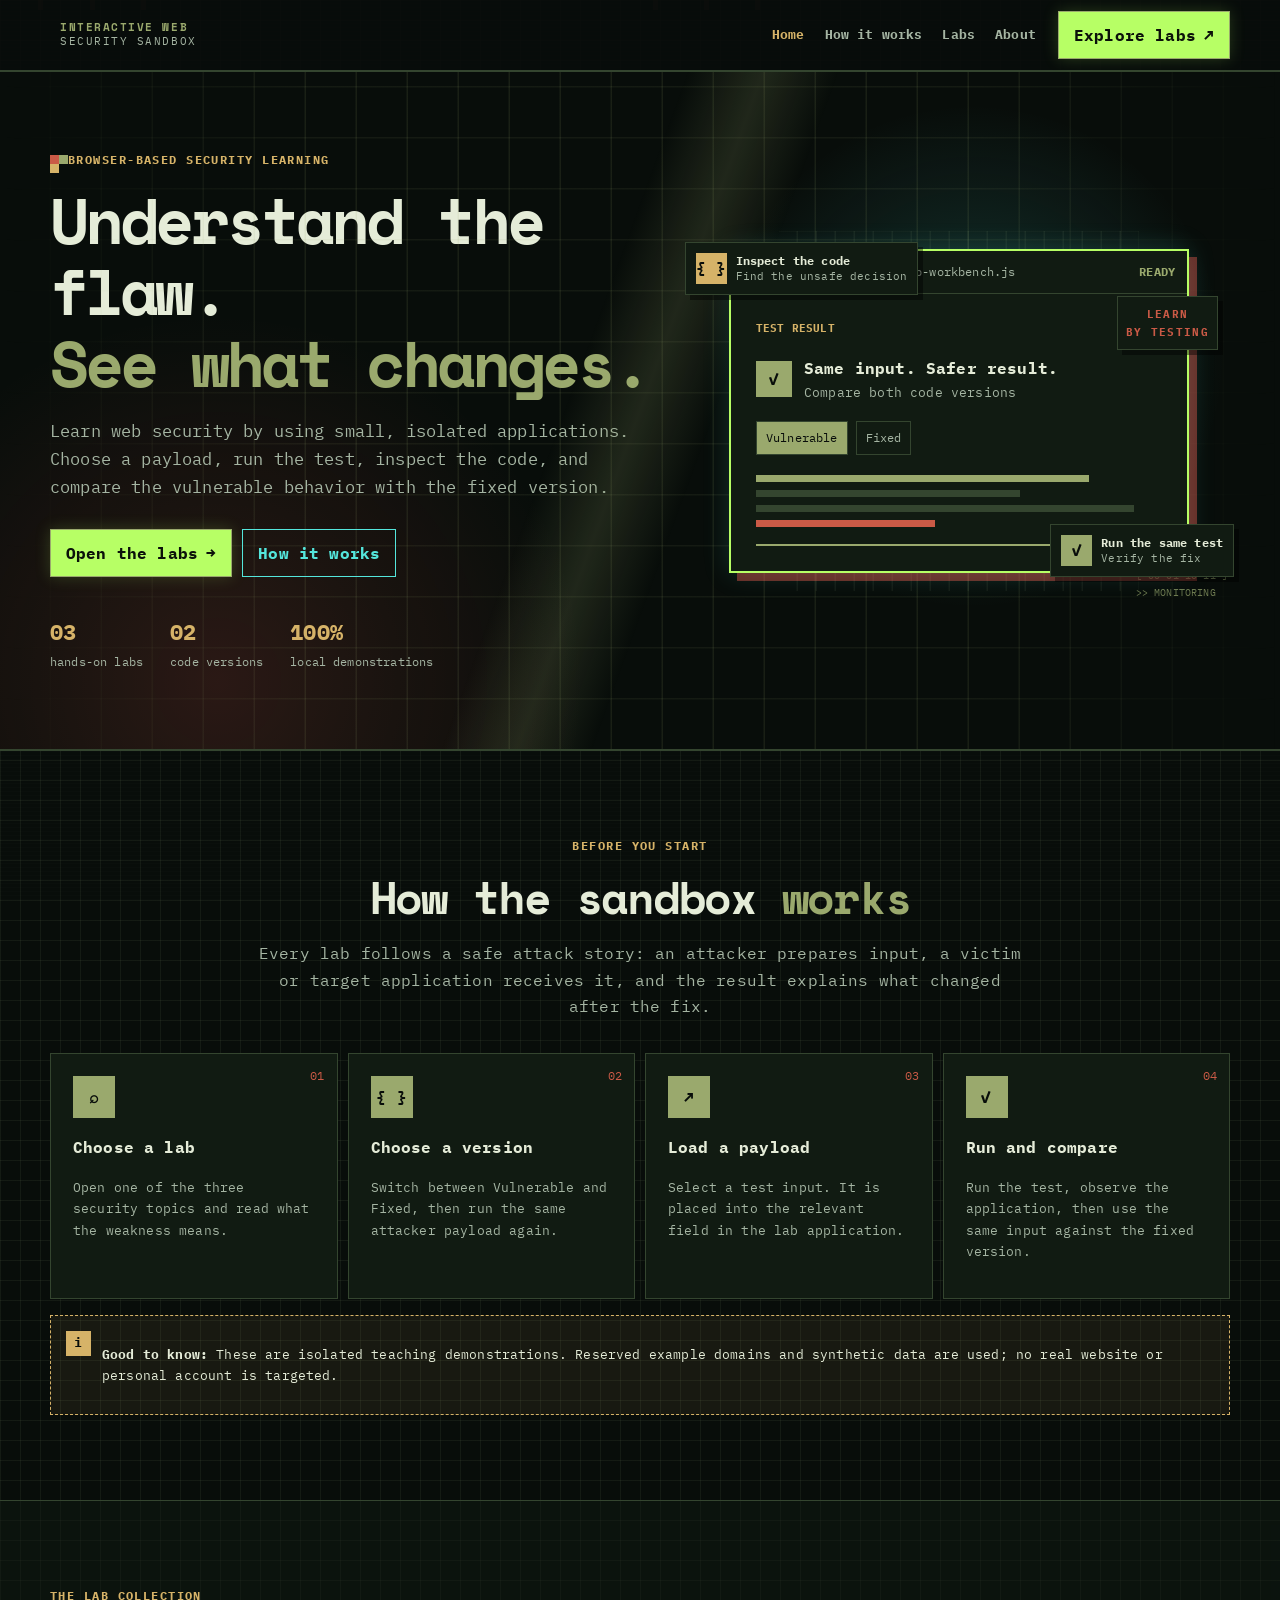
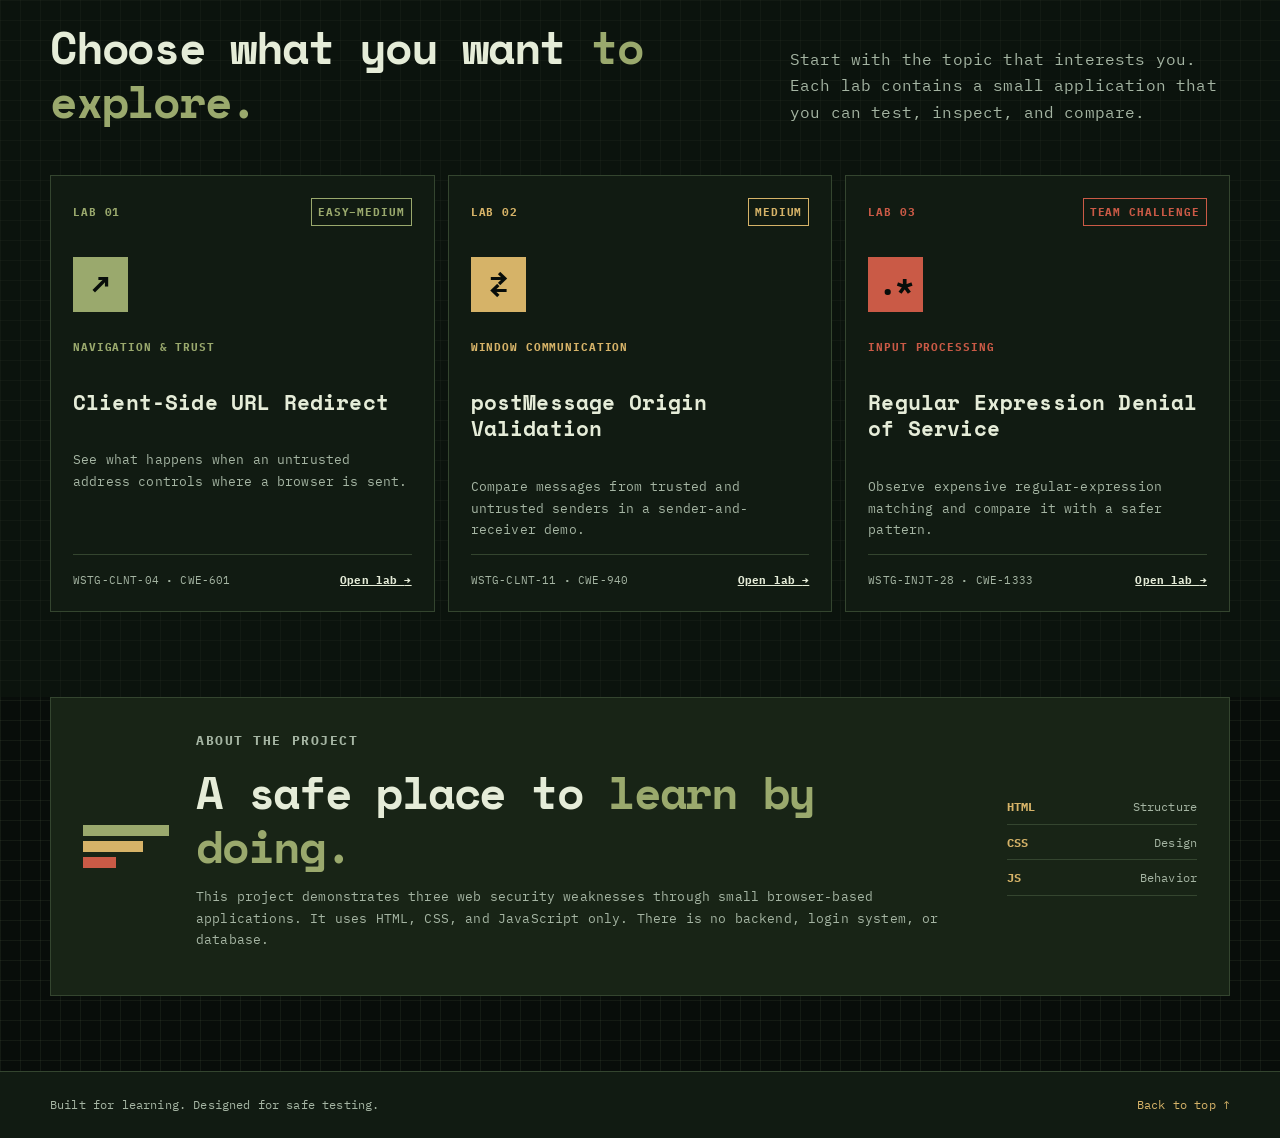
<file: index.html>
<!doctype html>
<html lang="en">
<head>
  <meta charset="utf-8">
  <meta name="viewport" content="width=device-width, initial-scale=1">
  <meta name="description" content="A hands-on web security sandbox with three interactive browser security labs.">
  <meta name="theme-color" content="#002623">
  <title>Interactive Web Security Sandbox</title>
  <link rel="icon" href="assets/icons/favicon.svg" type="image/svg+xml">
  <link rel="stylesheet" href="css/style.css">
  <script src="js/main.js" defer></script>
</head>
<body>
  <a class="skip-link" href="#main">Skip to content</a>
  <header class="site-header">
    <div class="container nav-wrap">
      <a class="brand" href="index.html">
        <span class="brand-mark" aria-hidden="true"><i></i><i></i><i></i></span>
        <span class="brand-copy"><strong>INTERACTIVE WEB</strong><span>SECURITY SANDBOX</span></span>
      </a>
      <button class="menu-toggle" type="button" aria-label="Open navigation" aria-expanded="false" aria-controls="main-navigation">
        <span></span><span></span><span></span>
      </button>
      <nav class="main-nav" id="main-navigation" aria-label="Main navigation">
        <a class="active" href="index.html">Home</a>
        <a href="#how-it-works">How it works</a>
        <a href="#labs">Labs</a>
        <a href="#about">About</a>
      </nav>
      <a class="button button-small button-primary nav-action" href="#labs">Explore labs <span aria-hidden="true">↗</span></a>
    </div>
  </header>

  <main id="main">
    <section class="home-hero">
      <div class="container hero-layout">
        <div class="hero-copy">
          <p class="eyebrow"><span class="eyebrow-mark"></span> BROWSER-BASED SECURITY LEARNING</p>
          <h1>Understand the flaw.<br><span>See what changes.</span></h1>
          <p class="hero-lede">Learn web security by using small, isolated applications. Choose a payload, run the test, inspect the code, and compare the vulnerable behavior with the fixed version.</p>
          <div class="hero-actions">
            <a class="button button-primary" href="#labs">Open the labs <span aria-hidden="true">→</span></a>
            <a class="button button-secondary" href="#how-it-works">How it works</a>
          </div>
          <div class="hero-highlights" aria-label="Project details">
            <div><strong>03</strong><span>hands-on labs</span></div>
            <div><strong>02</strong><span>code versions</span></div>
            <div><strong>100%</strong><span>local demonstrations</span></div>
          </div>
        </div>

        <div class="hero-art" aria-label="Illustration of a security testing workspace">
          <div class="hero-art-glow"></div>
          <div class="preview-window">
            <div class="preview-window-bar">
              <div class="window-controls"><i></i><i></i><i></i></div>
              <span>lab-workbench.js</span>
              <span class="window-state"><i></i> READY</span>
            </div>
            <div class="preview-window-body">
              <div class="preview-label">TEST RESULT</div>
              <div class="preview-result-row"><span class="preview-result-icon">✓</span><div><strong>Same input. Safer result.</strong><span>Compare both code versions</span></div></div>
              <div class="preview-mode-row"><span class="preview-mode active">Vulnerable</span><span class="preview-mode">Fixed</span></div>
              <div class="preview-lines"><span></span><span></span><span></span><span></span></div>
            </div>
          </div>
          <div class="hero-note hero-note-top"><span class="note-symbol">{ }</span><span><strong>Inspect the code</strong><small>Find the unsafe decision</small></span></div>
          <div class="hero-note hero-note-bottom"><span class="note-symbol note-check">✓</span><span><strong>Run the same test</strong><small>Verify the fix</small></span></div>
          <div class="hero-orbit-label">LEARN<br>BY TESTING</div>
        </div>
      </div>
    </section>

    <section class="section how-section" id="how-it-works">
      <div class="container">
        <div class="section-heading section-heading-centered">
          <p class="eyebrow">BEFORE YOU START</p>
          <h2>How the sandbox <span>works</span></h2>
          <p>Every lab follows a safe attack story: an attacker prepares input, a victim or target application receives it, and the result explains what changed after the fix.</p>
        </div>
        <div class="how-grid">
          <article class="how-card">
            <span class="how-number">01</span>
            <span class="how-icon" aria-hidden="true">⌕</span>
            <h3>Choose a lab</h3>
            <p>Open one of the three security topics and read what the weakness means.</p>
          </article>
          <article class="how-card">
            <span class="how-number">02</span>
            <span class="how-icon" aria-hidden="true">{ }</span>
            <h3>Choose a version</h3>
            <p>Switch between Vulnerable and Fixed, then run the same attacker payload again.</p>
          </article>
          <article class="how-card">
            <span class="how-number">03</span>
            <span class="how-icon" aria-hidden="true">↗</span>
            <h3>Load a payload</h3>
            <p>Select a test input. It is placed into the relevant field in the lab application.</p>
          </article>
          <article class="how-card">
            <span class="how-number">04</span>
            <span class="how-icon" aria-hidden="true">✓</span>
            <h3>Run and compare</h3>
            <p>Run the test, observe the application, then use the same input against the fixed version.</p>
          </article>
        </div>
        <div class="how-tip"><span class="tip-icon">i</span><p><strong>Good to know:</strong> These are isolated teaching demonstrations. Reserved example domains and synthetic data are used; no real website or personal account is targeted.</p></div>
      </div>
    </section>

    <section class="section labs-section" id="labs">
      <div class="container">
        <div class="section-heading labs-heading">
          <div><p class="eyebrow">THE LAB COLLECTION</p><h2>Choose what you want <span>to explore.</span></h2></div>
          <p>Start with the topic that interests you. Each lab contains a small application that you can test, inspect, and compare.</p>
        </div>
        <div class="lab-grid">
          <article class="lab-card lab-card-redirect">
            <div class="lab-card-top"><span class="lab-index">LAB 01</span><span class="level level-easy">EASY–MEDIUM</span></div>
            <div class="lab-card-icon" aria-hidden="true">↗</div>
            <p class="lab-category">NAVIGATION &amp; TRUST</p>
            <h3>Client-Side URL Redirect</h3>
            <p class="lab-card-description">See what happens when an untrusted address controls where a browser is sent.</p>
            <div class="lab-card-bottom"><span>WSTG-CLNT-04 <b>·</b> CWE-601</span><a href="labs/lab1.html">Open lab <span aria-hidden="true">→</span></a></div>
          </article>
          <article class="lab-card lab-card-message">
            <div class="lab-card-top"><span class="lab-index">LAB 02</span><span class="level level-medium">MEDIUM</span></div>
            <div class="lab-card-icon" aria-hidden="true">⇄</div>
            <p class="lab-category">WINDOW COMMUNICATION</p>
            <h3>postMessage Origin Validation</h3>
            <p class="lab-card-description">Compare messages from trusted and untrusted senders in a sender-and-receiver demo.</p>
            <div class="lab-card-bottom"><span>WSTG-CLNT-11 <b>·</b> CWE-940</span><a href="labs/lab2.html">Open lab <span aria-hidden="true">→</span></a></div>
          </article>
          <article class="lab-card lab-card-regex">
            <div class="lab-card-top"><span class="lab-index">LAB 03</span><span class="level level-challenge">TEAM CHALLENGE</span></div>
            <div class="lab-card-icon regex-icon" aria-hidden="true">.*</div>
            <p class="lab-category">INPUT PROCESSING</p>
            <h3>Regular Expression Denial of Service</h3>
            <p class="lab-card-description">Observe expensive regular-expression matching and compare it with a safer pattern.</p>
            <div class="lab-card-bottom"><span>WSTG-INJT-28 <b>·</b> CWE-1333</span><a href="labs/lab3.html">Open lab <span aria-hidden="true">→</span></a></div>
          </article>
        </div>
      </div>
    </section>

    <section class="about-section" id="about">
      <div class="container about-panel">
        <div class="about-emblem" aria-hidden="true"><span></span><span></span><span></span></div>
        <div class="about-text"><p class="eyebrow">ABOUT THE PROJECT</p><h2>A safe place to <span>learn by doing.</span></h2><p>This project demonstrates three web security weaknesses through small browser-based applications. It uses HTML, CSS, and JavaScript only. There is no backend, login system, or database.</p></div>
        <div class="about-stack"><div><strong>HTML</strong><span>Structure</span></div><div><strong>CSS</strong><span>Design</span></div><div><strong>JS</strong><span>Behavior</span></div></div>
      </div>
    </section>
  </main>

  <footer class="site-footer">
    <div class="container footer-inner"><a class="brand footer-brand" href="index.html"><span class="brand-mark" aria-hidden="true"><i></i><i></i><i></i></span><span class="brand-copy"><strong>INTERACTIVE WEB</strong><span>SECURITY SANDBOX</span></span></a><p>Built for learning. Designed for safe testing.</p><a class="back-top" href="#main">Back to top ↑</a></div>
  </footer>
</body>
</html>
</file>
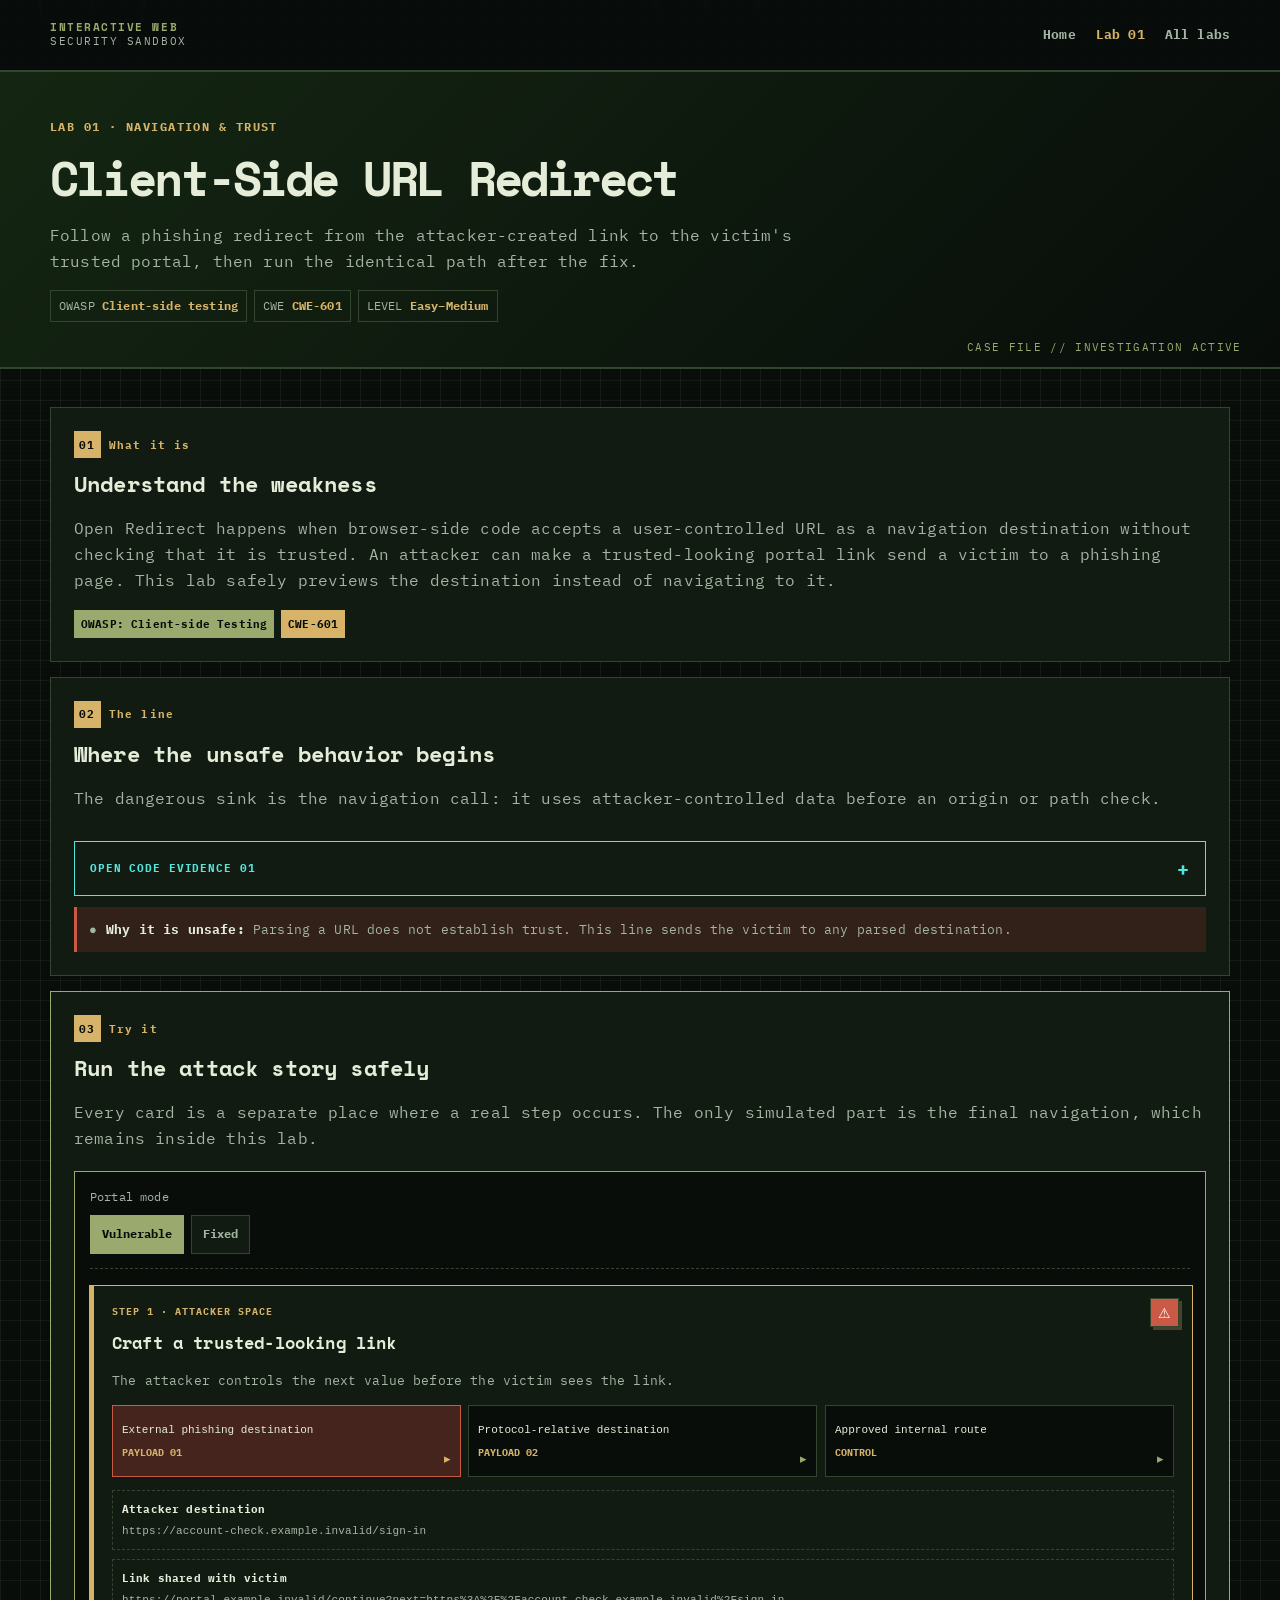
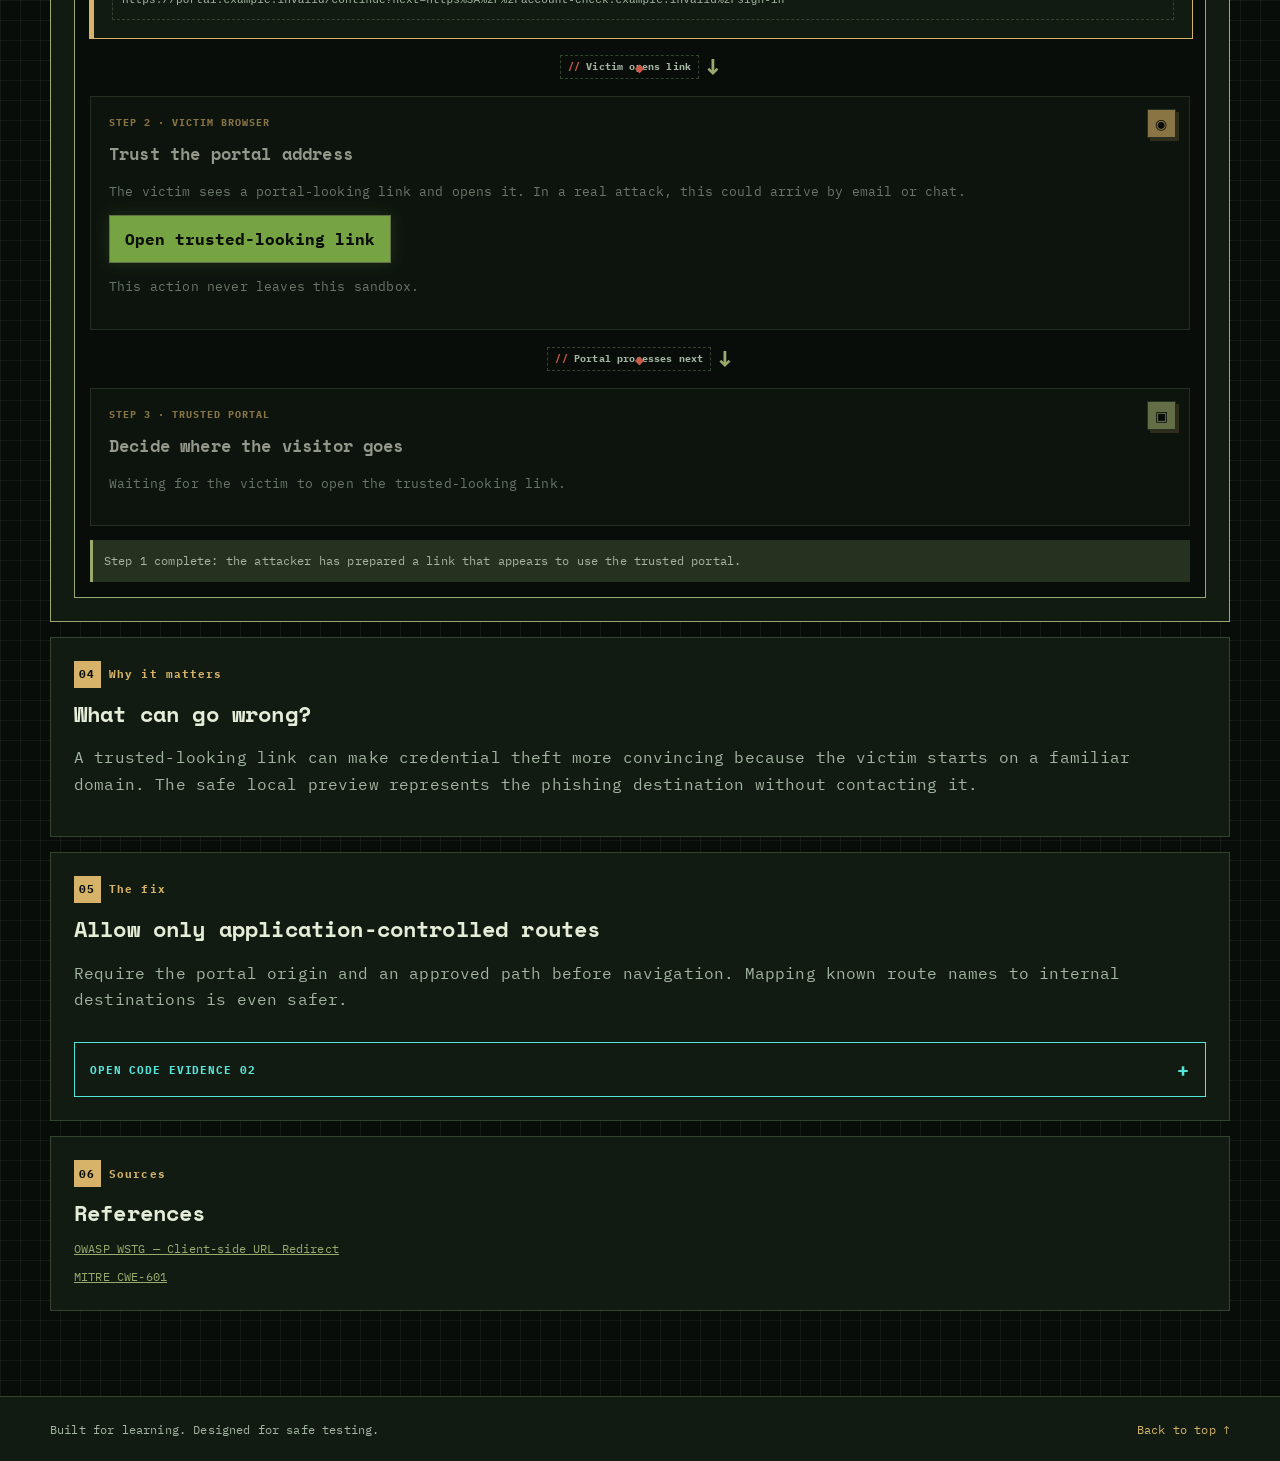
<file: labs/lab1.html>
<!doctype html>
<html lang="en">
<head>
  <meta charset="utf-8"><meta name="viewport" content="width=device-width, initial-scale=1">
  <meta name="description" content="A safe, step-by-step client-side URL redirect simulation.">
  <title>Client-Side URL Redirect | Interactive Web Security Sandbox</title>
  <link rel="icon" href="../assets/icons/favicon.svg" type="image/svg+xml"><link rel="stylesheet" href="../css/style.css">
  <script src="../js/modules/lab-workbench.js" defer></script><script src="../js/lab1.js" defer></script><script src="../js/main.js" defer></script>
</head>
<body class="lab-body"><a class="skip-link" href="#main">Skip to content</a>
<header class="site-header"><div class="container nav-wrap"><a class="brand" href="../index.html"><span class="brand-copy"><strong>INTERACTIVE WEB</strong><span>SECURITY SANDBOX</span></span></a><button class="menu-toggle" type="button" aria-label="Open navigation" aria-expanded="false" aria-controls="main-navigation"><span></span><span></span><span></span></button><nav class="main-nav" id="main-navigation" aria-label="Main navigation"><a href="../index.html">Home</a><a class="active" href="#main">Lab 01</a><a href="../index.html#labs">All labs</a></nav></div></header>
<main id="main">
  <section class="lab-hero"><div class="container"><p class="eyebrow">LAB 01 · NAVIGATION &amp; TRUST</p><h1>Client-Side URL Redirect</h1><p class="lab-hero-lede">Follow a phishing redirect from the attacker-created link to the victim's trusted portal, then run the identical path after the fix.</p><div class="lab-meta-strip"><span class="meta-pill">OWASP <b>Client-side testing</b></span><span class="meta-pill">CWE <b>CWE-601</b></span><span class="meta-pill">LEVEL <b>Easy–Medium</b></span></div></div></section>
  <section class="lab-content"><div class="container lab-layout"><div class="lab-main">
    <article class="content-card"><div class="section-label"><span>01</span> What it is</div><h2>Understand the weakness</h2><p>Open Redirect happens when browser-side code accepts a user-controlled URL as a navigation destination without checking that it is trusted. An attacker can make a trusted-looking portal link send a victim to a phishing page. This lab safely previews the destination instead of navigating to it.</p><div class="tag-row"><span class="tag">OWASP: Client-side Testing</span><span class="tag gold">CWE-601</span></div></article>
    <article class="content-card"><div class="section-label"><span>02</span> The line</div><h2>Where the unsafe behavior begins</h2><p>The dangerous sink is the navigation call: it uses attacker-controlled data before an origin or path check.</p><div class="code-panel"><div class="code-panel-head"><span>redirect-vulnerable.js</span><b>VULNERABLE CODE</b></div><pre class="code-lines"><code><span class="code-line"><span class="ln">01</span>function getDestination(value) {</span><span class="code-line"><span class="ln">02</span>  try {</span><span class="code-line"><span class="ln">03</span>    const target = new URL(value, location.origin);</span><span class="code-line"><span class="ln">04</span>    return target;</span><span class="code-line"><span class="ln">05</span>  } catch {</span><span class="code-line"><span class="ln">06</span>    return null;</span><span class="code-line"><span class="ln">07</span>  }</span><span class="code-line"><span class="ln">08</span>}</span><span class="code-line"><span class="ln">09</span>const userInput = new URLSearchParams(location.search).get("next");</span><span class="code-line"><span class="ln">10</span>const destination = getDestination(userInput);</span><span class="code-line vulnerable-line"><span class="ln">11</span>if (destination) location.assign(destination.href);</span></code></pre></div><div class="code-note"><span>●</span><div><b>Why it is unsafe:</b> Parsing a URL does not establish trust. This line sends the victim to any parsed destination.</div></div></article>
    <article class="content-card demo-card"><div class="section-label"><span>03</span> Try it</div><div class="demo-heading"><h2>Run the attack story safely</h2><p>Every card is a separate place where a real step occurs. The only simulated part is the final navigation, which remains inside this lab.</p></div>
      <div class="workbench" id="workbench" data-mode="vulnerable"><div class="workbench-toolbar"><div class="toolbar-group"><span class="toolbar-label">Portal mode</span><div class="segmented-control" role="group" aria-label="Portal mode"><button type="button" data-mode="vulnerable" aria-pressed="true">Vulnerable</button><button type="button" data-mode="fixed" aria-pressed="false">Fixed</button></div></div></div>
      <div class="scenario-flow">
        <section class="actor-card attacker-card"><div class="actor-kicker">STEP 1 · ATTACKER SPACE</div><h3>Craft a trusted-looking link</h3><p>The attacker controls the <code>next</code> value before the victim sees the link.</p><div class="payload-list"><button class="payload-button" type="button" data-payload="external"><code>External phishing destination</code><span>PAYLOAD 01</span></button><button class="payload-button" type="button" data-payload="protocol"><code>Protocol-relative destination</code><span>PAYLOAD 02</span></button><button class="payload-button" type="button" data-payload="internal"><code>Approved internal route</code><span>CONTROL</span></button></div><div class="data-chip"><b>Attacker destination</b><code id="campaign-destination"></code></div><div class="data-chip"><b>Link shared with victim</b><code id="crafted-link"></code></div></section>
        <div class="flow-arrow" aria-hidden="true"><span>Victim opens link</span>↓</div>
        <section class="actor-card victim-card"><div class="actor-kicker">STEP 2 · VICTIM BROWSER</div><h3>Trust the portal address</h3><p>The victim sees a portal-looking link and opens it. In a real attack, this could arrive by email or chat.</p><button class="app-button" id="victim-open-link" type="button">Open trusted-looking link</button><p class="app-hint">This action never leaves this sandbox.</p></section>
        <div class="flow-arrow" aria-hidden="true"><span>Portal processes next</span>↓</div>
        <section class="actor-card target-card"><div class="actor-kicker">STEP 3 · TRUSTED PORTAL</div><h3>Decide where the visitor goes</h3><p id="target-step">Waiting for an attacker-controlled link.</p><div class="redirect-preview" id="redirect-preview"><div class="redirect-preview-icon" id="redirect-icon">↗</div><div><strong id="redirect-title">Destination preview</strong><span id="redirect-address"></span></div></div><div class="redirect-mini-page" id="redirect-mini-page" hidden><div class="mini-header"><span class="mini-brand" id="mini-brand">Example Portal</span><span class="mini-warning" id="mini-warning">Destination preview</span></div><h4 id="mini-title">Profile</h4><p id="mini-copy">This is the local page preview.</p></div></section>
      </div><p class="scenario-status" id="story-status" aria-live="polite">Choose an attacker payload to start the scenario.</p><div class="app-result" id="app-result" data-state="idle" hidden><div class="app-result-heading" id="app-result-title"></div><p class="app-result-message" id="app-result-message"></p></div></div>
    </article>
    <article class="content-card"><div class="section-label"><span>04</span> Why it matters</div><h2>What can go wrong?</h2><p>A trusted-looking link can make credential theft more convincing because the victim starts on a familiar domain. The safe local preview represents the phishing destination without contacting it.</p></article>
    <article class="content-card"><div class="section-label"><span>05</span> The fix</div><h2>Allow only application-controlled routes</h2><p>Require the portal origin and an approved path before navigation. Mapping known route names to internal destinations is even safer.</p><div class="code-panel"><div class="code-panel-head"><span>redirect-fixed.js</span><b>FIXED CODE</b></div><pre class="code-lines"><code><span class="code-line"><span class="ln">01</span>const allowedPaths = ["/home", "/profile"];</span><span class="code-line"><span class="ln">02</span>function getSafePath(value) {</span><span class="code-line"><span class="ln">03</span>  try {</span><span class="code-line"><span class="ln">04</span>    const target = new URL(value, location.origin);</span><span class="code-line fixed-line"><span class="ln">05</span>    if (target.origin !== location.origin) return "/home";</span><span class="code-line fixed-line"><span class="ln">06</span>    if (!allowedPaths.includes(target.pathname)) return "/home";</span><span class="code-line"><span class="ln">07</span>    return target.pathname;</span><span class="code-line"><span class="ln">08</span>  } catch { return "/home"; }</span><span class="code-line"><span class="ln">09</span>}</span><span class="code-line"><span class="ln">10</span>const userInput = new URLSearchParams(location.search).get("next");</span><span class="code-line"><span class="ln">11</span>location.assign(getSafePath(userInput));</span></code></pre></div></article>
    <article class="content-card"><div class="section-label"><span>06</span> Sources</div><h2>References</h2><div class="source-list"><a href="https://wstg.owasp.org/v4.2/4-Web_Application_Security_Testing/11-Client-side_Testing/04-Testing_for_Client-side_URL_Redirect/" target="_blank" rel="noopener noreferrer">OWASP WSTG — Client-side URL Redirect</a><a href="https://cwe.mitre.org/data/definitions/601.html" target="_blank" rel="noopener noreferrer">MITRE CWE-601</a></div></article>
  </div></div></section>
</main><footer class="site-footer"><div class="container footer-inner"><p>Built for learning. Designed for safe testing.</p><a class="back-top" href="#main">Back to top ↑</a></div></footer></body></html>
</file>
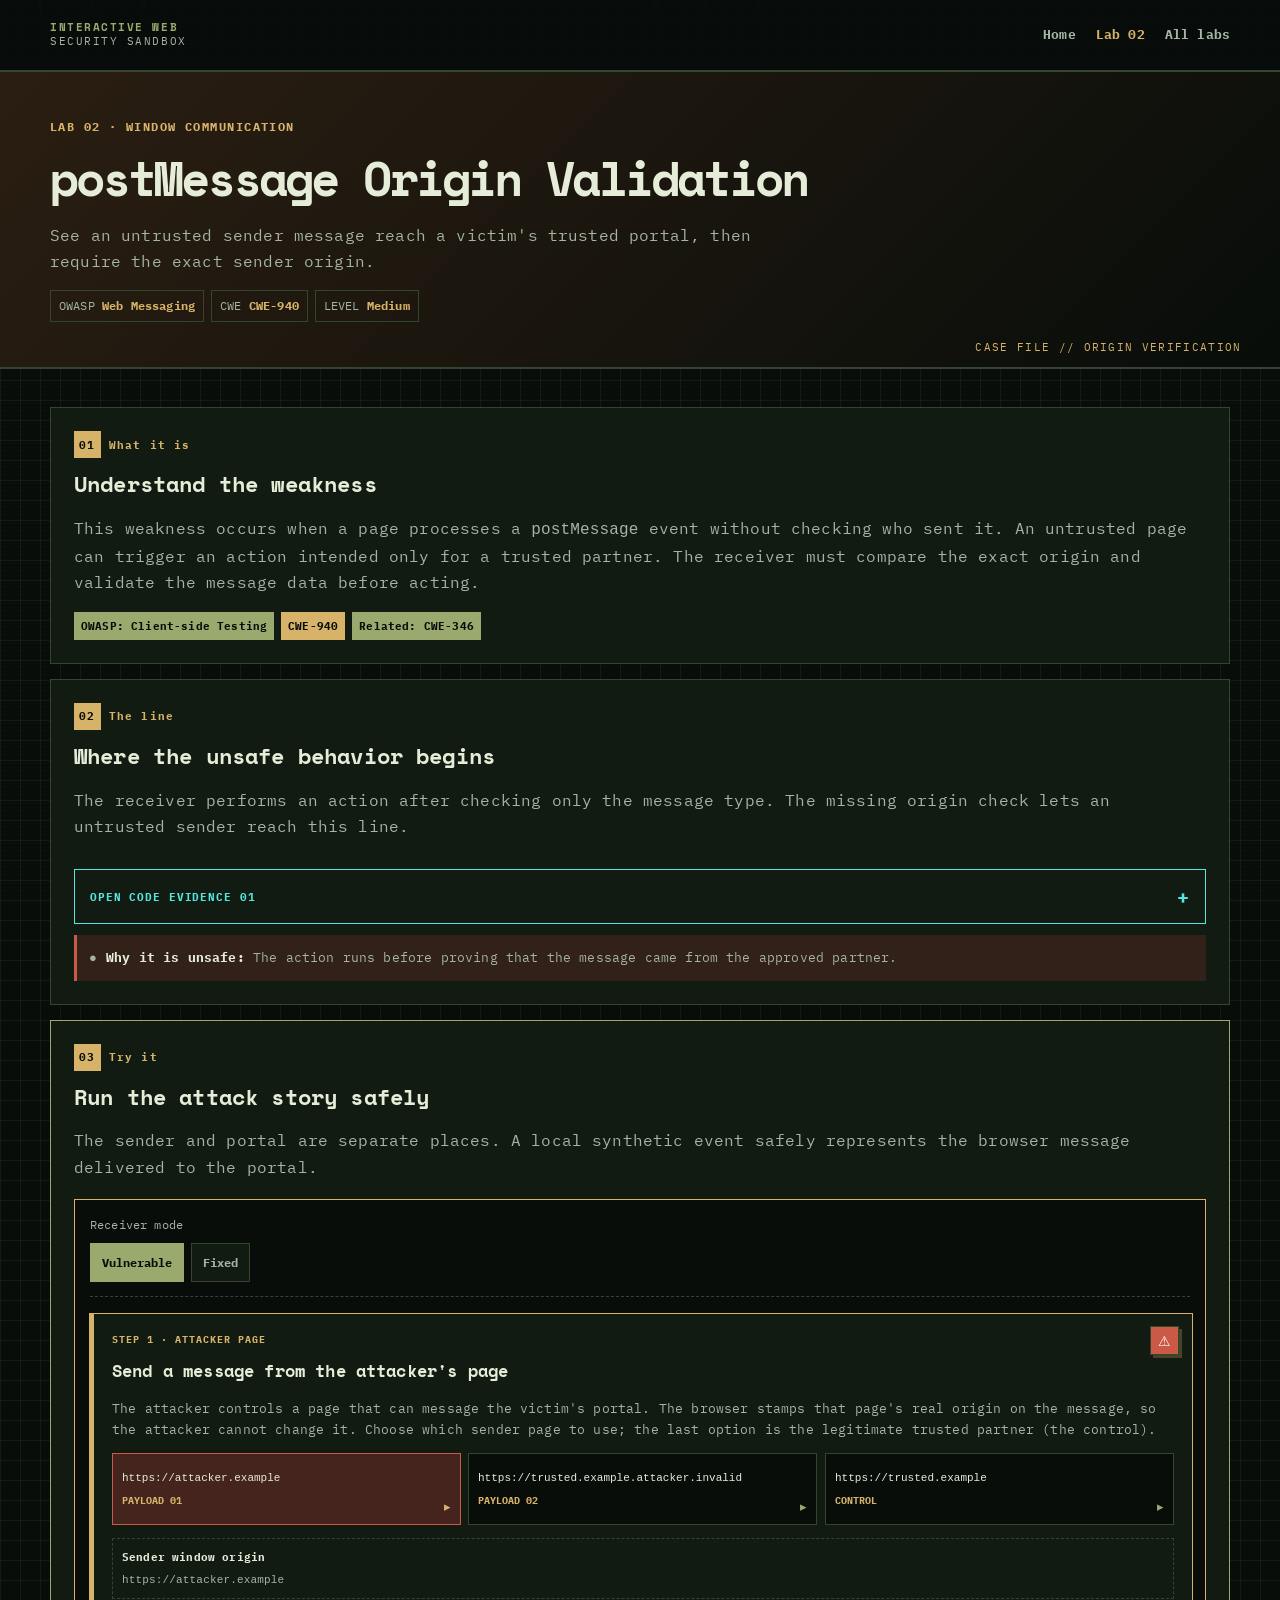
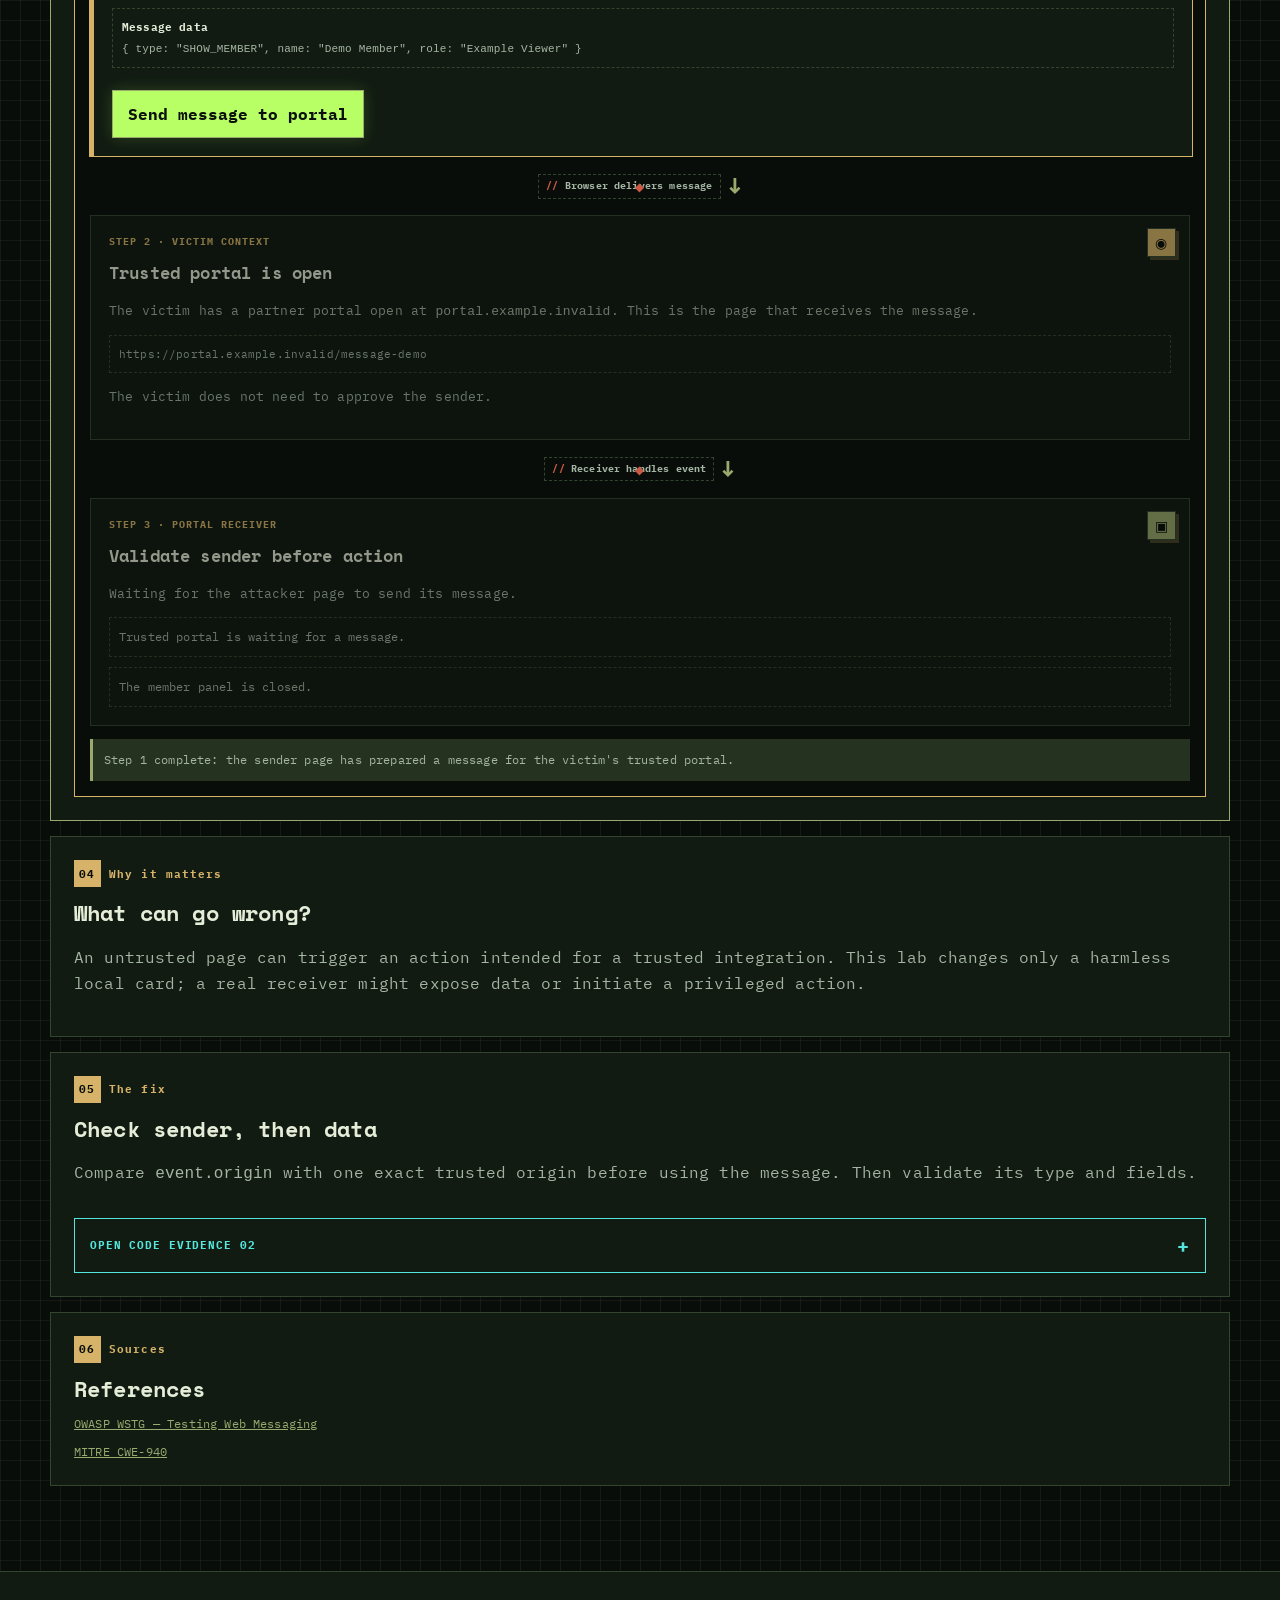
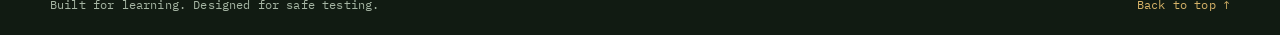
<file: labs/lab2.html>
<!doctype html>
<html lang="en"><head><meta charset="utf-8"><meta name="viewport" content="width=device-width, initial-scale=1"><meta name="description" content="A safe, step-by-step postMessage origin validation simulation."><title>postMessage Origin Validation | Interactive Web Security Sandbox</title><link rel="icon" href="../assets/icons/favicon.svg" type="image/svg+xml"><link rel="stylesheet" href="../css/style.css"><script src="../js/modules/lab-workbench.js" defer></script><script src="../js/lab2.js" defer></script><script src="../js/main.js" defer></script></head>
<body class="lab-body"><a class="skip-link" href="#main">Skip to content</a><header class="site-header"><div class="container nav-wrap"><a class="brand" href="../index.html"><span class="brand-copy"><strong>INTERACTIVE WEB</strong><span>SECURITY SANDBOX</span></span></a><button class="menu-toggle" type="button" aria-label="Open navigation" aria-expanded="false" aria-controls="main-navigation"><span></span><span></span><span></span></button><nav class="main-nav" id="main-navigation" aria-label="Main navigation"><a href="../index.html">Home</a><a class="active" href="#main">Lab 02</a><a href="../index.html#labs">All labs</a></nav></div></header>
<main id="main"><section class="lab-hero"><div class="container"><p class="eyebrow">LAB 02 · WINDOW COMMUNICATION</p><h1>postMessage Origin Validation</h1><p class="lab-hero-lede">See an untrusted sender message reach a victim's trusted portal, then require the exact sender origin.</p><div class="lab-meta-strip"><span class="meta-pill">OWASP <b>Web Messaging</b></span><span class="meta-pill">CWE <b>CWE-940</b></span><span class="meta-pill">LEVEL <b>Medium</b></span></div></div></section>
<section class="lab-content"><div class="container lab-layout"><div class="lab-main">
<article class="content-card"><div class="section-label"><span>01</span> What it is</div><h2>Understand the weakness</h2><p>This weakness occurs when a page processes a <code>postMessage</code> event without checking who sent it. An untrusted page can trigger an action intended only for a trusted partner. The receiver must compare the exact origin and validate the message data before acting.</p><div class="tag-row"><span class="tag">OWASP: Client-side Testing</span><span class="tag gold">CWE-940</span><span class="tag">Related: CWE-346</span></div></article>
<article class="content-card"><div class="section-label"><span>02</span> The line</div><h2>Where the unsafe behavior begins</h2><p>The receiver performs an action after checking only the message type. The missing origin check lets an untrusted sender reach this line.</p><div class="code-panel"><div class="code-panel-head"><span>message-vulnerable.js</span><b>VULNERABLE CODE</b></div><pre class="code-lines"><code><span class="code-line"><span class="ln">01</span>function receiveMessage(event) {</span><span class="code-line"><span class="ln">02</span>  const message = event.data;</span><span class="code-line"><span class="ln">03</span>  if (!message || typeof message !== "object") return;</span><span class="code-line"><span class="ln">04</span>  if (message.type !== "SHOW_MEMBER") return;</span><span class="code-line vulnerable-line"><span class="ln">05</span>  showMemberCard(message.name, message.role);</span><span class="code-line"><span class="ln">06</span>  return true;</span><span class="code-line"><span class="ln">07</span>}</span><span class="code-line"><span class="ln">08</span>window.addEventListener("message", receiveMessage);</span><span class="code-line"><span class="ln">09</span>// receiveMessage never checks event.origin</span></code></pre></div><div class="code-note"><span>●</span><div><b>Why it is unsafe:</b> The action runs before proving that the message came from the approved partner.</div></div></article>
<article class="content-card demo-card"><div class="section-label"><span>03</span> Try it</div><div class="demo-heading"><h2>Run the attack story safely</h2><p>The sender and portal are separate places. A local synthetic event safely represents the browser message delivered to the portal.</p></div>
<div class="workbench" id="workbench" data-mode="vulnerable"><div class="workbench-toolbar"><div class="toolbar-group"><span class="toolbar-label">Receiver mode</span><div class="segmented-control" role="group" aria-label="Receiver mode"><button type="button" data-mode="vulnerable" aria-pressed="true">Vulnerable</button><button type="button" data-mode="fixed" aria-pressed="false">Fixed</button></div></div></div>
<div class="scenario-flow"><section class="actor-card attacker-card"><div class="actor-kicker">STEP 1 · ATTACKER PAGE</div><h3>Send a message from the attacker's page</h3><p>The attacker controls a page that can message the victim's portal. The browser stamps that page's real origin on the message, so the attacker cannot change it. Choose which sender page to use; the last option is the legitimate trusted partner (the control).</p><div class="payload-list"><button class="payload-button" type="button" data-payload="attacker"><code>https://attacker.example</code><span>PAYLOAD 01</span></button><button class="payload-button" type="button" data-payload="lookalike"><code>https://trusted.example.attacker.invalid</code><span>PAYLOAD 02</span></button><button class="payload-button" type="button" data-payload="trusted"><code>https://trusted.example</code><span>CONTROL</span></button></div><div class="data-chip"><b>Sender window origin</b><code id="sender-origin"></code></div><div class="data-chip"><b>Message data</b><code id="message-payload"></code></div><button class="app-button" id="send-message" type="button">Send message to portal</button></section><div class="flow-arrow" aria-hidden="true"><span>Browser delivers message</span>↓</div><section class="actor-card victim-card"><div class="actor-kicker">STEP 2 · VICTIM CONTEXT</div><h3>Trusted portal is open</h3><p>The victim has a partner portal open at <code>portal.example.invalid</code>. This is the page that receives the message.</p><div class="browser-location">https://portal.example.invalid/message-demo</div><p class="app-hint">The victim does not need to approve the sender.</p></section><div class="flow-arrow" aria-hidden="true"><span>Receiver handles event</span>↓</div><section class="actor-card target-card"><div class="actor-kicker">STEP 3 · PORTAL RECEIVER</div><h3>Validate sender before action</h3><p id="validation-step">Choose a sender origin to begin.</p><div class="sender-origin" id="receiver-origin">Trusted portal is waiting for a message.</div><div class="message-activity" id="receiver-activity">The member panel is closed.</div><div class="message-preview-card" id="member-preview" hidden><h4 id="member-name">Demo Member</h4><p id="member-role">Role: Viewer</p></div></section></div><p class="scenario-status" id="story-status" aria-live="polite">Choose an attacker payload to start the scenario.</p><div class="app-result" id="app-result" data-state="idle" hidden><div class="app-result-heading" id="app-result-title"></div><p class="app-result-message" id="app-result-message"></p></div></div></article>
<article class="content-card"><div class="section-label"><span>04</span> Why it matters</div><h2>What can go wrong?</h2><p>An untrusted page can trigger an action intended for a trusted integration. This lab changes only a harmless local card; a real receiver might expose data or initiate a privileged action.</p></article>
<article class="content-card"><div class="section-label"><span>05</span> The fix</div><h2>Check sender, then data</h2><p>Compare <code>event.origin</code> with one exact trusted origin before using the message. Then validate its type and fields.</p><div class="code-panel"><div class="code-panel-head"><span>message-fixed.js</span><b>FIXED CODE</b></div><pre class="code-lines"><code><span class="code-line"><span class="ln">01</span>const TRUSTED_ORIGIN = "https://trusted.example";</span><span class="code-line"><span class="ln">02</span>function receiveMessage(event) {</span><span class="code-line fixed-line"><span class="ln">03</span>  if (event.origin !== TRUSTED_ORIGIN) return false;</span><span class="code-line"><span class="ln">04</span>  const message = event.data;</span><span class="code-line"><span class="ln">05</span>  if (!message || typeof message !== "object") return false;</span><span class="code-line"><span class="ln">06</span>  if (message.type !== "SHOW_MEMBER") return false;</span><span class="code-line fixed-line"><span class="ln">07</span>  if (typeof message.name !== "string" || typeof message.role !== "string") return false;</span><span class="code-line"><span class="ln">08</span>  showMemberCard(message.name, message.role);</span><span class="code-line"><span class="ln">09</span>  return true;</span><span class="code-line"><span class="ln">10</span>}</span><span class="code-line"><span class="ln">11</span>window.addEventListener("message", receiveMessage);</span></code></pre></div></article>
<article class="content-card"><div class="section-label"><span>06</span> Sources</div><h2>References</h2><div class="source-list"><a href="https://wstg.owasp.org/v4.2/4-Web_Application_Security_Testing/11-Client-side_Testing/11-Testing_Web_Messaging/" target="_blank" rel="noopener noreferrer">OWASP WSTG — Testing Web Messaging</a><a href="https://cwe.mitre.org/data/definitions/940.html" target="_blank" rel="noopener noreferrer">MITRE CWE-940</a></div></article>
</div></div></section></main><footer class="site-footer"><div class="container footer-inner"><p>Built for learning. Designed for safe testing.</p><a class="back-top" href="#main">Back to top ↑</a></div></footer></body></html>
</file>
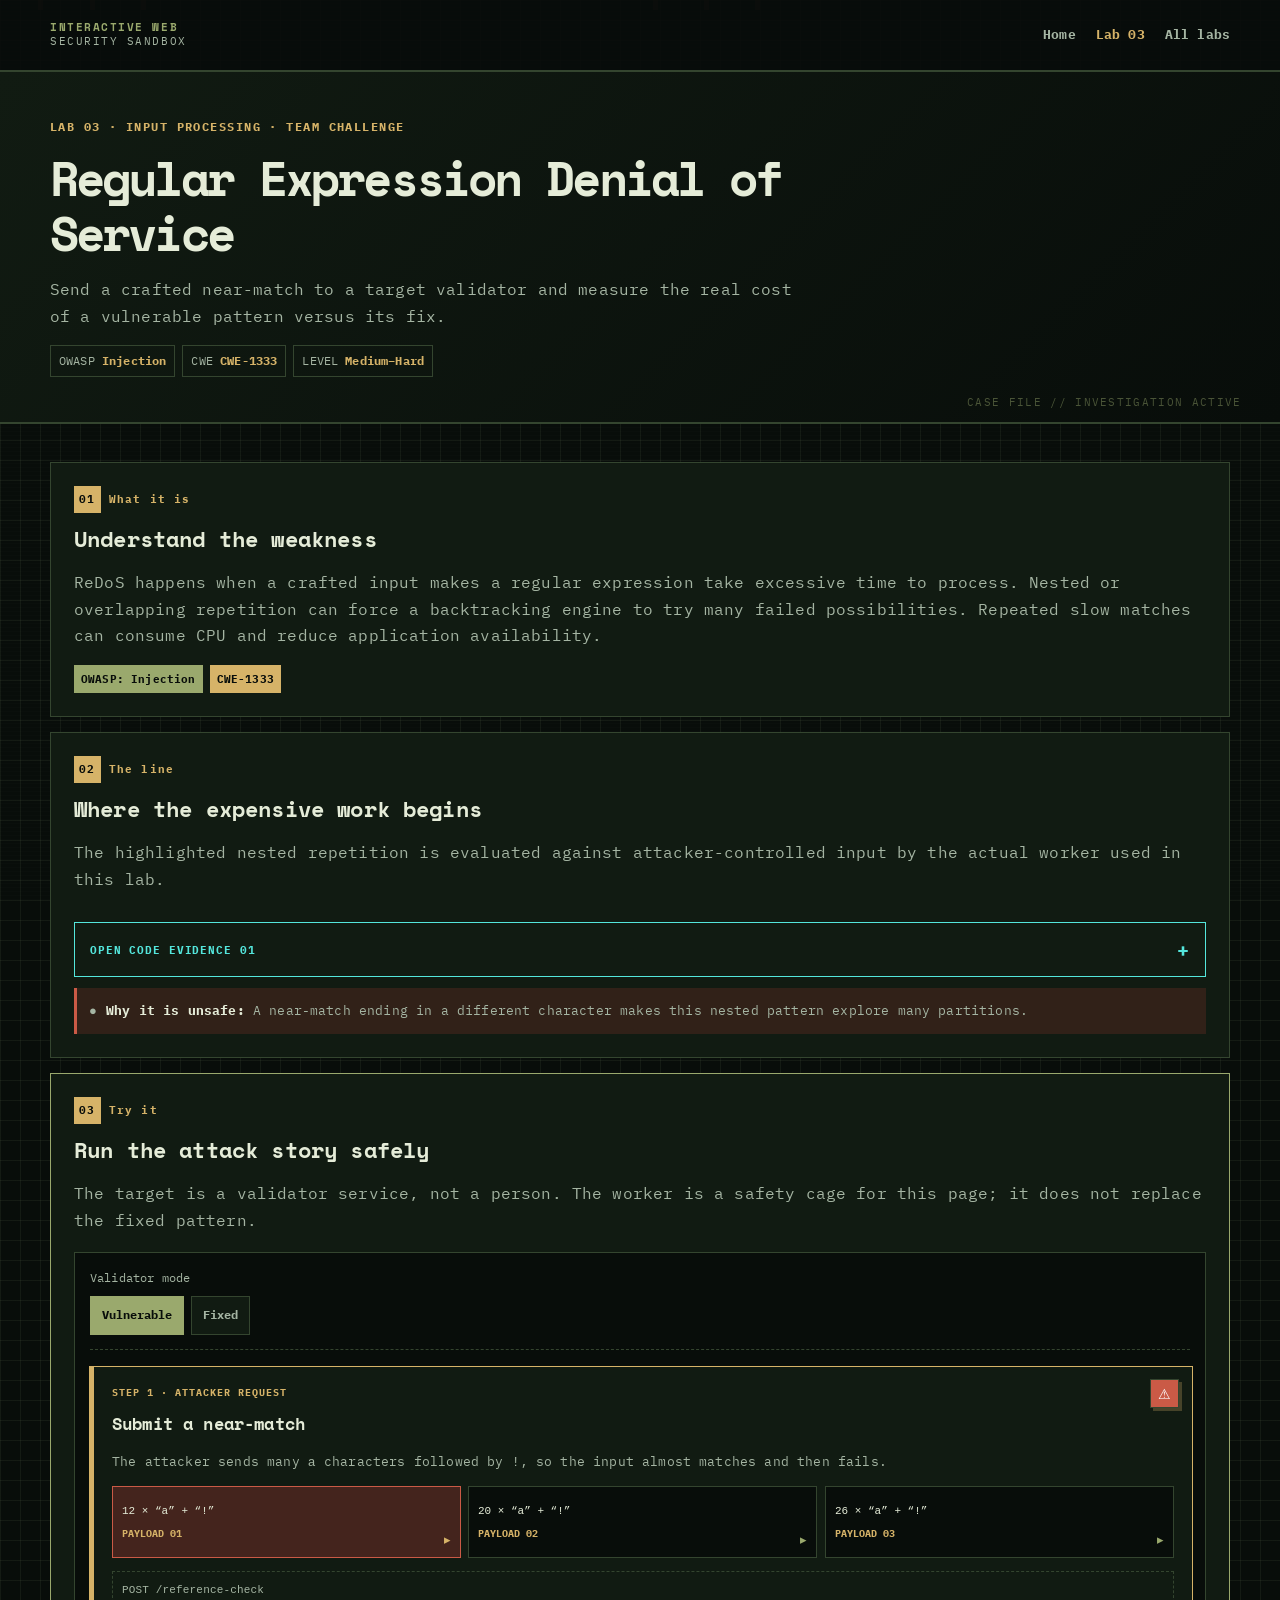
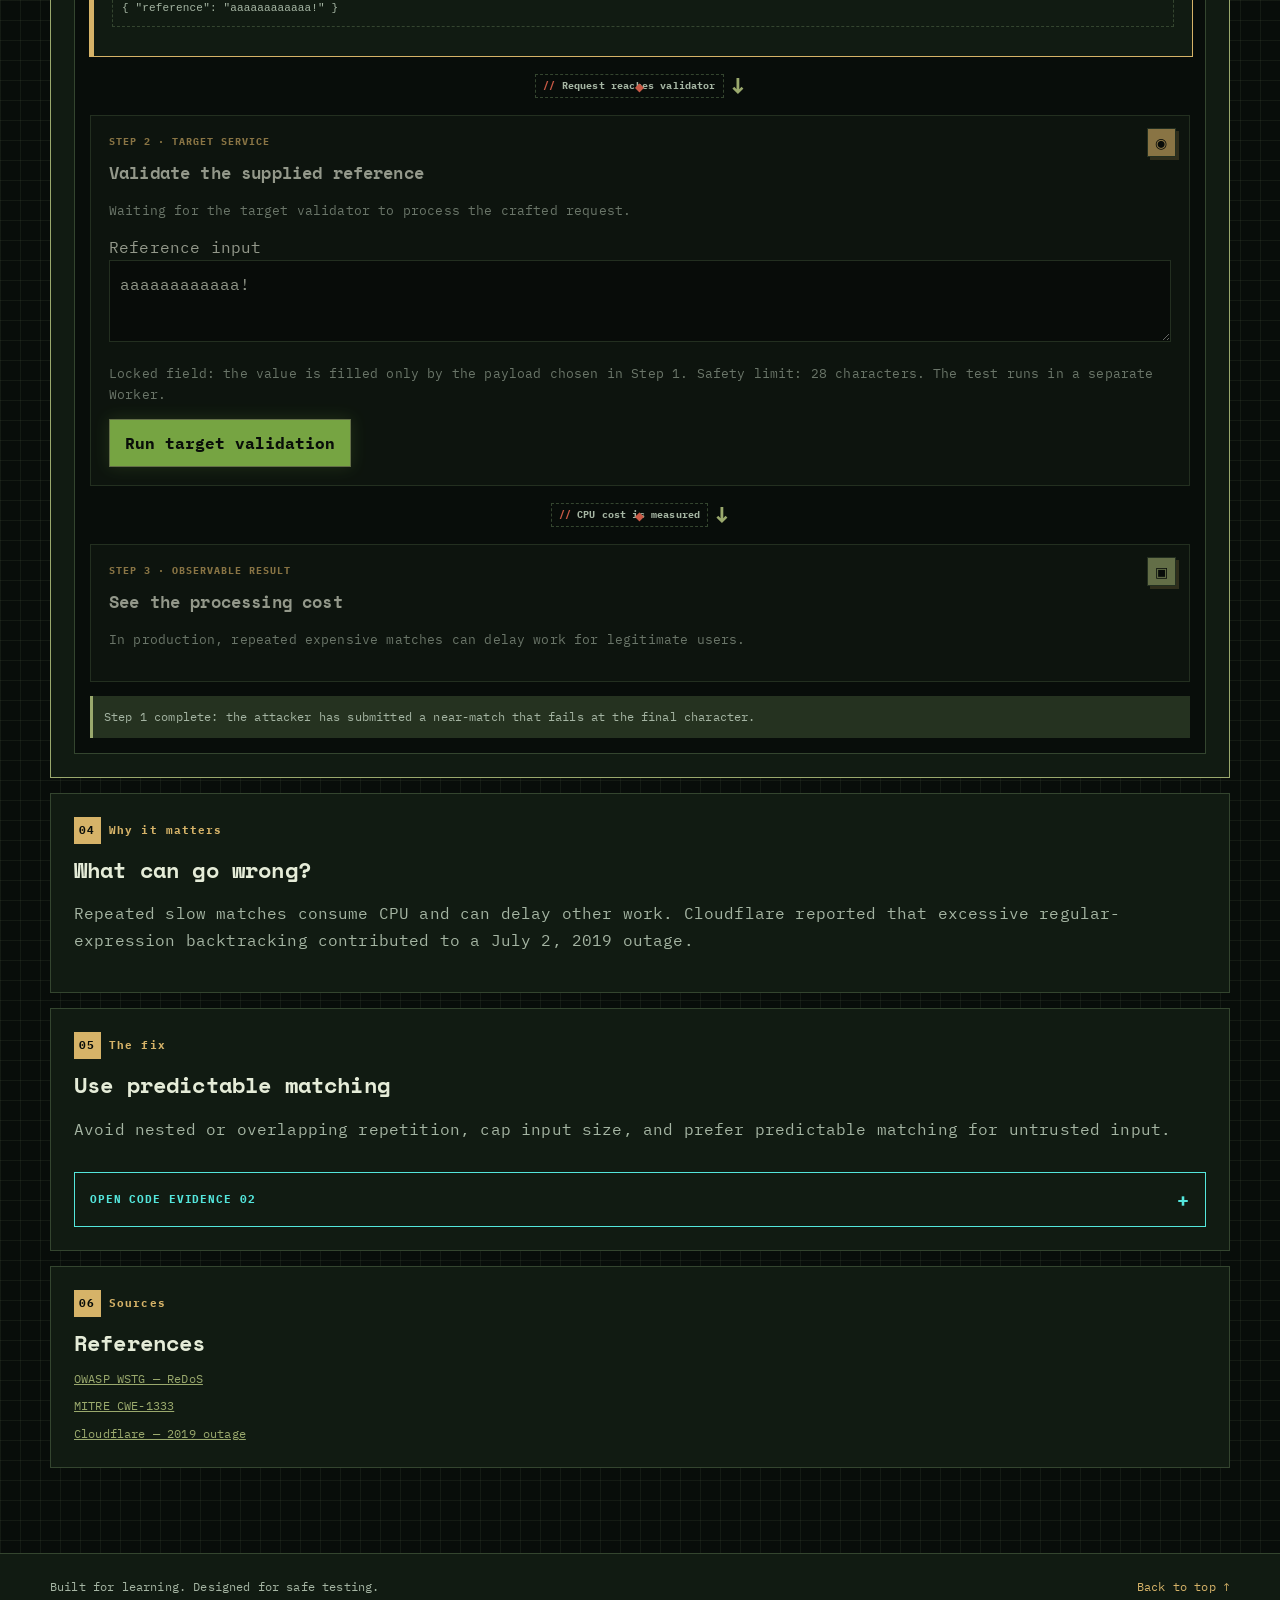
<file: labs/lab3.html>
<!doctype html>
<html lang="en"><head><meta charset="utf-8"><meta name="viewport" content="width=device-width, initial-scale=1"><meta name="description" content="A safe, step-by-step ReDoS simulation."><title>Regular Expression Denial of Service | Interactive Web Security Sandbox</title><link rel="icon" href="../assets/icons/favicon.svg" type="image/svg+xml"><link rel="stylesheet" href="../css/style.css"><script src="../js/modules/lab-workbench.js" defer></script><script src="../js/lab3.js" defer></script><script src="../js/main.js" defer></script></head>
<body class="lab-body"><a class="skip-link" href="#main">Skip to content</a><header class="site-header"><div class="container nav-wrap"><a class="brand" href="../index.html"><span class="brand-copy"><strong>INTERACTIVE WEB</strong><span>SECURITY SANDBOX</span></span></a><button class="menu-toggle" type="button" aria-label="Open navigation" aria-expanded="false" aria-controls="main-navigation"><span></span><span></span><span></span></button><nav class="main-nav" id="main-navigation" aria-label="Main navigation"><a href="../index.html">Home</a><a class="active" href="#main">Lab 03</a><a href="../index.html#labs">All labs</a></nav></div></header>
<main id="main"><section class="lab-hero"><div class="container"><p class="eyebrow">LAB 03 · INPUT PROCESSING · TEAM CHALLENGE</p><h1>Regular Expression Denial of Service</h1><p class="lab-hero-lede">Send a crafted near-match to a target validator and measure the real cost of a vulnerable pattern versus its fix.</p><div class="lab-meta-strip"><span class="meta-pill">OWASP <b>Injection</b></span><span class="meta-pill">CWE <b>CWE-1333</b></span><span class="meta-pill">LEVEL <b>Medium–Hard</b></span></div></div></section>
<section class="lab-content"><div class="container lab-layout"><div class="lab-main">
<article class="content-card"><div class="section-label"><span>01</span> What it is</div><h2>Understand the weakness</h2><p>ReDoS happens when a crafted input makes a regular expression take excessive time to process. Nested or overlapping repetition can force a backtracking engine to try many failed possibilities. Repeated slow matches can consume CPU and reduce application availability.</p><div class="tag-row"><span class="tag">OWASP: Injection</span><span class="tag gold">CWE-1333</span></div></article>
<article class="content-card"><div class="section-label"><span>02</span> The line</div><h2>Where the expensive work begins</h2><p>The highlighted nested repetition is evaluated against attacker-controlled input by the actual worker used in this lab.</p><div class="code-panel"><div class="code-panel-head"><span>workers/regex-worker.js</span><b>VULNERABLE CODE</b></div><pre class="code-lines"><code><span class="code-line"><span class="ln">01</span>const MAX_INPUT_LENGTH = 28;</span><span class="code-line vulnerable-line"><span class="ln">02</span>const vulnerablePattern = /^(a+)+$/;</span><span class="code-line"><span class="ln">03</span>const safePattern = /^a+$/;</span><span class="code-line"><span class="ln">04</span></span><span class="code-line"><span class="ln">05</span>self.addEventListener("message", (event) =&gt; {</span><span class="code-line"><span class="ln">06</span>  const { mode, input } = event.data;</span><span class="code-line"><span class="ln">07</span>  const startedAt = performance.now();</span><span class="code-line"><span class="ln">08</span>  if (typeof input !== "string" || input.length &gt; MAX_INPUT_LENGTH) {</span><span class="code-line"><span class="ln">09</span>    self.postMessage({ valid: false, elapsed: performance.now() - startedAt });</span><span class="code-line"><span class="ln">10</span>    return;</span><span class="code-line"><span class="ln">11</span>  }</span><span class="code-line"><span class="ln">12</span>  const pattern = mode === "fixed" ? safePattern : vulnerablePattern;</span><span class="code-line"><span class="ln">13</span>  const valid = pattern.test(input);</span><span class="code-line"><span class="ln">14</span>  self.postMessage({ valid, elapsed: performance.now() - startedAt });</span><span class="code-line"><span class="ln">15</span>});</span></code></pre></div><div class="code-note"><span>●</span><div><b>Why it is unsafe:</b> A near-match ending in a different character makes this nested pattern explore many partitions.</div></div></article>
<article class="content-card demo-card"><div class="section-label"><span>03</span> Try it</div><div class="demo-heading"><h2>Run the attack story safely</h2><p>The target is a validator service, not a person. The worker is a safety cage for this page; it does not replace the fixed pattern.</p></div>
<div class="workbench" id="workbench" data-mode="vulnerable"><div class="workbench-toolbar"><div class="toolbar-group"><span class="toolbar-label">Validator mode</span><div class="segmented-control" role="group" aria-label="Validator mode"><button type="button" data-mode="vulnerable" aria-pressed="true">Vulnerable</button><button type="button" data-mode="fixed" aria-pressed="false">Fixed</button></div></div></div>
<div class="scenario-flow"><section class="actor-card attacker-card"><div class="actor-kicker">STEP 1 · ATTACKER REQUEST</div><h3>Submit a near-match</h3><p>The attacker sends many <code>a</code> characters followed by <code>!</code>, so the input almost matches and then fails.</p><div class="payload-list"><button class="payload-button" type="button" data-payload="short"><code>12 × “a” + “!”</code><span>PAYLOAD 01</span></button><button class="payload-button" type="button" data-payload="medium"><code>20 × “a” + “!”</code><span>PAYLOAD 02</span></button><button class="payload-button" type="button" data-payload="long"><code>26 × “a” + “!”</code><span>PAYLOAD 03</span></button></div><pre class="request-preview" id="request-preview"></pre></section><div class="flow-arrow" aria-hidden="true"><span>Request reaches validator</span>↓</div><section class="actor-card victim-card"><div class="actor-kicker">STEP 2 · TARGET SERVICE</div><h3>Validate the supplied reference</h3><p id="target-step">Waiting for a crafted request.</p><label for="regex-input">Reference input</label><textarea class="app-textarea" id="regex-input" maxlength="28" spellcheck="false" readonly aria-readonly="true" aria-describedby="regex-limit"></textarea><p class="app-hint" id="regex-limit">Locked field: the value is filled only by the payload chosen in Step 1. Safety limit: 28 characters. The test runs in a separate Worker.</p><button class="app-button" id="run-regex" type="button">Run target validation</button></section><div class="flow-arrow" aria-hidden="true"><span>CPU cost is measured</span>↓</div><section class="actor-card target-card"><div class="actor-kicker">STEP 3 · OBSERVABLE RESULT</div><h3>See the processing cost</h3><div class="regex-meter" id="regex-meter" data-state="idle" aria-live="polite"><div class="regex-meter-top"><strong id="regex-status">Waiting for a test</strong><span id="regex-time">—</span></div><div class="regex-meter-track"><div class="regex-meter-fill" id="regex-fill"></div></div><p class="regex-meter-copy" id="regex-copy">Measured worker time appears here.</p></div><p class="app-hint">In production, repeated expensive matches can delay work for legitimate users.</p></section></div><p class="scenario-status" id="story-status" aria-live="polite">Choose an attacker payload to start the scenario.</p><div class="app-result" id="app-result" data-state="idle" hidden><div class="app-result-heading" id="app-result-title"></div><p class="app-result-message" id="app-result-message"></p></div></div></article>
<article class="content-card"><div class="section-label"><span>04</span> Why it matters</div><h2>What can go wrong?</h2><p>Repeated slow matches consume CPU and can delay other work. Cloudflare reported that excessive regular-expression backtracking contributed to a July 2, 2019 outage.</p></article>
<article class="content-card"><div class="section-label"><span>05</span> The fix</div><h2>Use predictable matching</h2><p>Avoid nested or overlapping repetition, cap input size, and prefer predictable matching for untrusted input.</p><div class="code-panel"><div class="code-panel-head"><span>workers/regex-worker.js</span><b>FIXED CODE</b></div><pre class="code-lines"><code><span class="code-line"><span class="ln">01</span>const MAX_INPUT_LENGTH = 28;</span><span class="code-line fixed-line"><span class="ln">02</span>const safePattern = /^a+$/;</span><span class="code-line"><span class="ln">03</span></span><span class="code-line"><span class="ln">04</span>self.addEventListener("message", (event) =&gt; {</span><span class="code-line"><span class="ln">05</span>  const { input } = event.data;</span><span class="code-line"><span class="ln">06</span>  const startedAt = performance.now();</span><span class="code-line"><span class="ln">07</span>  if (typeof input !== "string" || input.length &gt; MAX_INPUT_LENGTH) {</span><span class="code-line"><span class="ln">08</span>    self.postMessage({ valid: false, elapsed: performance.now() - startedAt });</span><span class="code-line"><span class="ln">09</span>    return;</span><span class="code-line"><span class="ln">10</span>  }</span><span class="code-line fixed-line"><span class="ln">11</span>  const valid = safePattern.test(input);</span><span class="code-line"><span class="ln">12</span>  self.postMessage({ valid, elapsed: performance.now() - startedAt });</span><span class="code-line"><span class="ln">13</span>});</span></code></pre></div></article>
<article class="content-card"><div class="section-label"><span>06</span> Sources</div><h2>References</h2><div class="source-list"><a href="https://wstg.owasp.org/latest/4-Web_Application_Security_Testing/07-Injection/28-Regular_Expression_Denial_of_Service/" target="_blank" rel="noopener noreferrer">OWASP WSTG — ReDoS</a><a href="https://cwe.mitre.org/data/definitions/1333.html" target="_blank" rel="noopener noreferrer">MITRE CWE-1333</a><a href="https://blog.cloudflare.com/details-of-the-cloudflare-outage-on-july-2-2019/" target="_blank" rel="noopener noreferrer">Cloudflare — 2019 outage</a></div></article>
</div></div></section></main><footer class="site-footer"><div class="container footer-inner"><p>Built for learning. Designed for safe testing.</p><a class="back-top" href="#main">Back to top ↑</a></div></footer></body></html>
</file>
<file: css/style.css>
@import url('https://fonts.googleapis.com/css2?family=IBM+Plex+Mono:wght@400;500;600&family=Space+Mono:wght@400;700&display=swap');

:root { --bg:#080d0a; --panel:#111b12; --panel-2:#182416; --ink:#e5ecd8; --muted:#a5b5a3; --green:#9aa96d; --green-dark:#435837; --red:#ca5a46; --red-soft:#44241d; --amber:#d6b368; --line:#34452f; --grid:rgba(168,190,140,.08); --shadow:rgba(0,0,0,.42); --pixel:0; }
*{box-sizing:border-box} html{scroll-behavior:smooth;scroll-padding-top:82px} body{margin:0;color:var(--ink);background-color:var(--bg);background-image:linear-gradient(var(--grid) 1px,transparent 1px),linear-gradient(90deg,var(--grid) 1px,transparent 1px);background-size:20px 20px;font:16px/1.65 "IBM Plex Mono",ui-monospace,monospace;letter-spacing:.01em} body:before{content:"";position:fixed;inset:0;z-index:-1;pointer-events:none;background:repeating-linear-gradient(0deg,rgba(255,255,255,.012),rgba(255,255,255,.012) 1px,transparent 1px,transparent 4px)} a{color:inherit} button,input,textarea{font:inherit} button{cursor:pointer} button:focus-visible,a:focus-visible,input:focus-visible,textarea:focus-visible{outline:3px solid var(--amber);outline-offset:3px}.container{width:min(1180px,calc(100% - 42px));margin:auto}.skip-link{position:absolute;left:12px;top:-60px;padding:9px 12px;color:var(--bg);background:var(--amber);z-index:99}.skip-link:focus{top:12px}

.site-header{position:sticky;top:0;z-index:30;border-bottom:2px solid var(--line);background:color-mix(in srgb,var(--bg) 90%,transparent);backdrop-filter:blur(10px)}.nav-wrap{min-height:70px;display:flex;align-items:center;gap:22px}.brand{display:flex;align-items:center;gap:10px;color:var(--ink);text-decoration:none}.brand-copy{display:grid;font-size:11px;line-height:1.25;letter-spacing:.14em}.brand-copy strong{color:var(--green);font-family:"Space Mono",monospace}.brand-copy span{color:var(--muted)}.main-nav{display:flex;gap:20px;margin-left:auto}.main-nav a{color:var(--muted);font-size:13px;font-weight:700;text-decoration:none}.main-nav a:hover,.main-nav a.active{color:var(--amber)}.menu-toggle{display:none;color:var(--ink);border:1px solid var(--line);background:var(--panel);width:42px;height:38px}.menu-toggle span{display:block;width:18px;height:2px;margin:4px auto;background:currentColor}.theme-switch{display:flex;align-items:center;gap:6px;padding:8px 10px;color:var(--ink);border:1px solid var(--line);background:var(--panel);font-size:11px;font-weight:700}.theme-switch span{color:var(--amber);font-size:17px}.theme-switch.theme-flash{transform:translateY(-2px);background:var(--green-dark)}

.button,.app-button,.casefile-toggle{display:inline-flex;align-items:center;justify-content:center;gap:8px;min-height:47px;padding:10px 15px;border:1px solid var(--green);border-radius:var(--pixel);font-weight:700;text-decoration:none;transition:transform .16s ease,background .16s ease}.button:hover,.app-button:hover,.casefile-toggle:hover{transform:translate(-2px,-2px);box-shadow:4px 4px 0 var(--green-dark)}.button-primary,.app-button{color:#0b110a;background:var(--green)}.button-secondary{color:var(--ink);background:transparent}.nav-action{margin-left:0}.home-hero{position:relative;overflow:hidden;border-bottom:2px solid var(--line);background:radial-gradient(circle at 76% 42%,color-mix(in srgb,var(--green-dark) 65%,transparent),transparent 31%),var(--bg)}.home-hero:after{content:"";position:absolute;inset:0;pointer-events:none;background:linear-gradient(110deg,transparent 45%,color-mix(in srgb,var(--green) 17%,transparent) 50%,transparent 55%);animation:scan 7s linear infinite}.hero-layout{min-height:570px;display:grid;grid-template-columns:1.05fr .95fr;align-items:center;gap:40px;padding:78px 0}.eyebrow{display:flex;align-items:center;gap:9px;margin:0 0 14px;color:var(--amber);font-size:12px;font-weight:700;letter-spacing:.12em}.eyebrow-mark{width:9px;height:9px;background:var(--red);box-shadow:9px 0 var(--green),0 9px var(--amber)}.hero-copy h1{max-width:650px;margin:0 0 18px;font-family:"Space Mono",monospace;font-size:clamp(35px,5vw,66px);line-height:1.12;letter-spacing:-.06em}.hero-copy h1 span,.section-heading h2 span,.about-text h2 span{color:var(--green)}.hero-lede{max-width:610px;color:var(--muted);font-size:17px}.hero-actions{display:flex;gap:10px;flex-wrap:wrap;margin-top:28px}.hero-highlights{display:flex;gap:27px;margin-top:37px}.hero-highlights div{display:grid;gap:1px}.hero-highlights strong{color:var(--amber);font-size:22px}.hero-highlights span{color:var(--muted);font-size:12px}.hero-art{position:relative;min-height:390px;display:grid;place-items:center}.hero-art-glow{position:absolute;width:360px;height:360px;background:repeating-linear-gradient(0deg,transparent 0 17px,var(--grid) 18px 19px),repeating-linear-gradient(90deg,transparent 0 17px,var(--grid) 18px 19px);animation:drift 8s linear infinite}.preview-window{position:relative;z-index:2;width:min(100%,460px);border:2px solid var(--green);background:var(--panel);box-shadow:10px 10px 0 color-mix(in srgb,var(--red) 25%,transparent);animation:terminalFloat 5s steps(4) infinite}.preview-window-bar{display:flex;justify-content:space-between;align-items:center;min-height:43px;padding:0 12px;border-bottom:1px solid var(--line);color:var(--muted);font-size:12px}.window-controls{display:flex;gap:5px}.window-controls i{width:8px;height:8px;background:var(--red)}.window-controls i:nth-child(2){background:var(--amber)}.window-controls i:nth-child(3){background:var(--green)}.window-state{color:var(--green);font-weight:700}.preview-window-body{padding:25px}.preview-label{color:var(--amber);font-size:11px;font-weight:700}.preview-result-row{display:flex;gap:12px;align-items:center;margin:18px 0}.preview-result-row div{display:grid}.preview-result-row span:last-child{color:var(--muted);font-size:13px}.preview-result-icon{display:grid;place-items:center;width:36px;height:36px;color:var(--bg);background:var(--green);font-weight:900}.preview-mode-row{display:flex;gap:8px}.preview-mode{padding:6px 9px;color:var(--muted);border:1px solid var(--line);font-size:12px}.preview-mode.active{color:var(--bg);background:var(--green)}.preview-lines{display:grid;gap:8px;margin-top:20px}.preview-lines span{height:7px;background:var(--line)}.preview-lines span:nth-child(1){width:82%;background:var(--green)}.preview-lines span:nth-child(2){width:65%}.preview-lines span:nth-child(3){width:93%}.preview-lines span:nth-child(4){width:44%;background:var(--red)}.hero-note,.hero-orbit-label{position:absolute;z-index:3;border:1px solid var(--line);background:var(--panel);box-shadow:5px 5px 0 var(--shadow)}.hero-note{display:flex;align-items:center;gap:9px;padding:10px}.hero-note-top{top:26px;left:-4px}.hero-note-bottom{bottom:29px;right:-4px}.note-symbol{display:grid;place-items:center;width:31px;height:31px;color:var(--bg);background:var(--amber);font-weight:900}.note-check{background:var(--green)}.hero-note span:last-child{display:grid;line-height:1.35}.hero-note small{color:var(--muted);font-size:11px}.hero-note strong{font-size:12px}.hero-orbit-label{right:12px;top:80px;padding:8px;color:var(--red);font-size:11px;font-weight:700;letter-spacing:.12em;text-align:center}

.section{padding:85px 0}.how-section{border-bottom:1px solid var(--line)}.section-heading{margin-bottom:34px}.section-heading-centered{max-width:770px;margin-inline:auto;text-align:center}.section-heading-centered .eyebrow{justify-content:center}.section-heading h2,.about-text h2{margin:0 0 13px;font-family:"Space Mono",monospace;font-size:clamp(29px,4vw,45px);line-height:1.2;letter-spacing:-.05em}.section-heading p:not(.eyebrow){color:var(--muted)}.how-grid{display:grid;grid-template-columns:repeat(4,1fr);gap:10px}.how-card{position:relative;min-height:218px;padding:22px;border:1px solid var(--line);background:var(--panel)}.how-card:hover{border-color:var(--green);transform:translateY(-4px)}.how-number{position:absolute;top:12px;right:12px;color:var(--red);font-size:12px}.how-icon{display:grid;place-items:center;width:42px;height:42px;margin-bottom:16px;color:var(--bg);background:var(--green);font-weight:900}.how-card h3{font-size:16px}.how-card p{color:var(--muted);font-size:13px}.how-tip{display:flex;gap:11px;align-items:start;margin-top:16px;padding:15px;border:1px dashed var(--amber);background:color-mix(in srgb,var(--amber) 8%,transparent);font-size:13px}.tip-icon{display:grid;place-items:center;min-width:25px;height:25px;color:var(--bg);background:var(--amber);font-weight:900}.labs-section{background:color-mix(in srgb,var(--panel) 45%,transparent)}.labs-heading{display:flex;justify-content:space-between;gap:35px;align-items:end}.labs-heading>p{max-width:440px;color:var(--muted)}.lab-grid{display:grid;grid-template-columns:repeat(3,1fr);gap:13px}.lab-card{display:flex;flex-direction:column;min-height:365px;padding:22px;border:1px solid var(--line);background:var(--panel);transition:transform .18s,border .18s}.lab-card:hover{transform:translate(-4px,-4px);border-color:var(--amber);box-shadow:7px 7px 0 var(--red-soft)}.lab-card-message{--accent:var(--amber)}.lab-card-regex{--accent:var(--red)}.lab-card-redirect{--accent:var(--green)}.lab-card-top,.lab-card-bottom{display:flex;align-items:center;justify-content:space-between;gap:8px}.lab-index,.level,.lab-category{color:var(--accent);font-size:11px;font-weight:700;letter-spacing:.08em}.level{padding:4px 6px;border:1px solid currentColor}.lab-card-icon{width:55px;height:55px;display:grid;place-items:center;margin:31px 0 15px;color:var(--bg);background:var(--accent);font-size:29px;font-weight:900}.lab-card h3{font-family:"Space Mono",monospace;font-size:21px;line-height:1.28}.lab-card-description{color:var(--muted);font-size:13px}.lab-card-bottom{margin-top:auto;padding-top:16px;border-top:1px solid var(--line);color:var(--muted);font-size:11px}.lab-card-bottom a{color:var(--ink);font-weight:700}.about-section{padding:0 0 75px}.about-panel{display:grid;grid-template-columns:86px 1fr 190px;gap:27px;align-items:center;padding:32px;border:1px solid var(--line);background:var(--panel-2)}.about-emblem{display:grid;gap:5px}.about-emblem span{display:block;height:11px;background:var(--green)}.about-emblem span:nth-child(2){width:70%;background:var(--amber)}.about-emblem span:nth-child(3){width:38%;background:var(--red)}.about-text p{color:var(--muted);font-size:13px}.about-stack{display:grid;gap:8px}.about-stack div{display:flex;justify-content:space-between;padding-bottom:7px;border-bottom:1px solid var(--line);font-size:12px}.about-stack strong{color:var(--amber)}.about-stack span{color:var(--muted)}.site-footer{padding:23px 0;border-top:1px solid var(--line);background:var(--panel)}.footer-inner{display:flex;justify-content:space-between;align-items:center;gap:18px}.footer-inner p{margin:0;color:var(--muted);font-size:12px}.back-top{color:var(--amber);font-size:12px;text-decoration:none}

/* Lab case files */.lab-hero{position:relative;overflow:hidden;padding:45px 0;border-bottom:2px solid var(--line);background:linear-gradient(135deg,var(--panel),var(--bg))}.lab-hero:after{content:"CASE FILE // INVESTIGATION ACTIVE";position:absolute;right:3%;bottom:11px;color:color-mix(in srgb,var(--green) 45%,transparent);font-size:11px;letter-spacing:.12em}.breadcrumb{display:flex;gap:8px;flex-wrap:wrap;margin-bottom:22px;color:var(--muted);font-size:12px}.breadcrumb a{color:var(--amber)}.lab-hero-grid{display:flex;justify-content:space-between;gap:26px;align-items:center}.lab-hero h1{max-width:810px;margin:0 0 12px;font-family:"Space Mono",monospace;font-size:clamp(31px,4vw,48px);line-height:1.14;letter-spacing:-.06em}.lab-hero-lede{max-width:760px;color:var(--muted)}.lab-meta-strip{display:flex;gap:7px;flex-wrap:wrap}.meta-pill{padding:5px 8px;border:1px solid var(--line);color:var(--muted);font-size:12px}.meta-pill b{color:var(--amber)}.lab-id-card{min-width:160px;padding:16px;border:1px solid var(--green);background:var(--panel);text-align:center}.lab-id-card span{display:block;color:var(--muted);font-size:10px}.lab-id-card strong{color:var(--green)}.lab-content{padding:38px 0 85px}.lab-layout{display:grid;grid-template-columns:minmax(0,1fr) 245px;gap:18px}.lab-main{display:grid;gap:15px}.content-card,.side-card{padding:23px;border:1px solid var(--line);background:var(--panel)}.content-card h2,.side-card h3{margin:0 0 11px;font-family:"Space Mono",monospace;font-size:22px;line-height:1.3}.content-card>p,.demo-heading>p{color:var(--muted)}.section-label{display:flex;align-items:center;gap:8px;margin-bottom:12px;color:var(--amber);font-size:11px;font-weight:700;letter-spacing:.1em}.section-label span{display:grid;place-items:center;width:27px;height:27px;color:var(--bg);background:var(--amber)}.tag-row{display:flex;flex-wrap:wrap;gap:7px;margin-top:15px}.tag{padding:5px 7px;color:var(--bg);background:var(--green);font-size:11px;font-weight:700}.tag.gold{background:var(--amber)}.demo-card{border-color:var(--green)}.demo-heading{margin-bottom:19px}.casefile-toggle{width:100%;margin:14px 0 0;justify-content:space-between;color:var(--amber);border-color:var(--amber);background:transparent;font-size:11px;letter-spacing:.08em}.casefile-toggle i{font-style:normal;font-size:20px}.code-panel{margin-top:10px;border:1px solid var(--line);background:var(--bg)}.js-enhanced .code-panel:not(.is-revealed){display:none}.code-panel-head{display:flex;justify-content:space-between;gap:10px;padding:10px 12px;border-bottom:1px solid var(--line);color:var(--muted);font-size:11px}.code-panel-head b{color:var(--red)}.code-lines{overflow:auto;margin:0;padding:12px 0;color:var(--ink);font:13px/1.7 "IBM Plex Mono",monospace}.code-line{display:block;min-width:max-content;padding:0 14px}.is-revealed .code-line{animation:codeWrite .33s steps(15,end) both;animation-delay:var(--line-delay)}.ln{display:inline-block;width:28px;margin-right:10px;color:var(--muted)}.vulnerable-line{color:#ffd4c9;background:var(--red-soft);border-left:4px solid var(--red);padding-left:10px}.fixed-line{color:#e6f2c8;background:color-mix(in srgb,var(--green-dark) 75%,transparent);border-left:4px solid var(--green);padding-left:10px}.code-note{display:flex;gap:9px;margin-top:11px;padding:12px;color:var(--muted);border-left:3px solid var(--red);background:color-mix(in srgb,var(--red-soft) 64%,transparent);font-size:13px}.code-note b{color:var(--ink)}

.workbench{padding:15px;border:1px solid var(--line);background:var(--bg)}.workbench-toolbar{padding-bottom:14px;border-bottom:1px dashed var(--line)}.toolbar-group{display:grid;gap:8px}.toolbar-label{color:var(--muted);font-size:12px}.segmented-control{display:flex;gap:7px}.segmented-control button{min-height:39px;padding:7px 11px;color:var(--muted);border:1px solid var(--line);background:var(--panel);font-size:12px;font-weight:700}.segmented-control button[aria-pressed="true"]{color:var(--bg);border-color:var(--green);background:var(--green)}.scenario-flow{display:grid;gap:10px;margin-top:16px}.actor-card{position:relative;padding:18px;border:1px solid var(--line);background:var(--panel);opacity:.63;transition:opacity .25s,transform .25s,border .25s}.scenario-flow[data-active-step="1"] .attacker-card,.scenario-flow[data-active-step="2"] .victim-card,.scenario-flow[data-active-step="3"] .target-card{opacity:1;border-color:var(--amber);transform:translateX(3px);box-shadow:-4px 0 0 var(--amber)}.actor-kicker{margin-bottom:8px;color:var(--amber);font-size:10px;font-weight:700;letter-spacing:.1em}.actor-card h3{margin:0 0 8px;font-family:"Space Mono",monospace;font-size:17px}.actor-card p{color:var(--muted);font-size:13px}.flow-arrow{display:flex;align-items:center;justify-content:center;gap:7px;color:var(--green);font-size:23px;font-weight:900}.flow-arrow span{padding:3px 7px;color:var(--muted);border:1px dashed var(--line);font-size:10px}.payload-list{display:grid;grid-template-columns:repeat(3,minmax(0,1fr));gap:7px;margin:13px 0}.payload-button{min-height:72px;padding:9px;color:var(--ink);border:1px solid var(--line);background:var(--bg);text-align:left}.payload-button:hover,.payload-button[aria-pressed="true"]{border-color:var(--red);background:var(--red-soft)}.payload-button code{display:block;overflow-wrap:anywhere;font-size:11px}.payload-button span{display:block;margin-top:6px;color:var(--amber);font-size:10px;font-weight:700}.data-chip,.browser-location,.request-preview{margin-top:9px;padding:9px;border:1px dashed var(--line);color:var(--muted);font-size:11px;overflow-wrap:anywhere;white-space:pre-wrap}.data-chip b{display:block;margin-bottom:3px;color:var(--ink)}.app-hint{color:var(--muted);font-size:11px}.app-textarea{width:100%;min-height:82px;padding:10px;color:var(--ink);border:1px solid var(--line);background:var(--bg);resize:vertical}.scenario-status{margin:14px 0 0;padding:11px;color:var(--muted);border-left:3px solid var(--green);background:color-mix(in srgb,var(--green-dark) 50%,transparent);font-size:12px}.app-result{display:none;margin-top:13px;padding:13px;border:1px solid var(--line);background:var(--panel)}.app-result.visible{display:block}.app-result[data-state="risk"]{border-color:var(--red);background:var(--red-soft)}.app-result[data-state="safe"]{border-color:var(--green);background:color-mix(in srgb,var(--green-dark) 45%,transparent)}.app-result-heading{margin-bottom:5px;color:var(--ink);font-weight:700}.app-result p{margin:0;color:var(--muted);font-size:13px}.redirect-preview{display:none;grid-template-columns:45px 1fr;gap:11px;align-items:center;margin-top:12px;padding:12px;border:1px solid var(--red);background:var(--red-soft)}.redirect-preview.visible{display:grid}.redirect-preview-icon{display:grid;place-items:center;width:39px;height:39px;color:var(--bg);background:var(--red);font-size:20px;font-weight:900}.redirect-preview strong,.redirect-preview span{display:block;overflow-wrap:anywhere}.redirect-preview span{color:var(--muted);font-size:12px}.redirect-mini-page{margin-top:10px;padding:12px;border:1px solid var(--line);background:var(--bg)}.mini-header{display:flex;justify-content:space-between;gap:9px;border-bottom:1px solid var(--line);padding-bottom:7px;font-size:11px}.mini-brand{color:var(--green)}.mini-warning{color:var(--red)}.redirect-mini-page h4{margin:10px 0 4px}.redirect-mini-page p{color:var(--muted);font-size:12px}.sender-origin,.message-activity{padding:9px;border:1px dashed var(--line);color:var(--muted);font-size:12px;overflow-wrap:anywhere}.message-activity{margin-top:10px}.message-preview-card{margin-top:10px;padding:10px;border:1px solid var(--green);background:color-mix(in srgb,var(--green-dark) 42%,transparent)}.message-preview-card h4,.message-preview-card p{margin:0}.message-preview-card p{color:var(--muted);font-size:12px}.regex-meter{display:none;margin-top:10px;padding:12px;border:1px solid var(--line);background:var(--bg)}.regex-meter.visible{display:block}.regex-meter-top{display:flex;justify-content:space-between;gap:10px;font-size:12px}.regex-meter-track{height:11px;margin-top:9px;background:var(--line)}.regex-meter-fill{height:100%;background:var(--green);transition:width .25s}.regex-meter[data-state="risk"] .regex-meter-fill{background:var(--red)}.regex-meter[data-state="info"] .regex-meter-fill{background:var(--amber)}.regex-meter-copy{color:var(--muted);font-size:12px}.lab-sidebar{position:sticky;top:91px;display:grid;gap:12px}.side-card h3{font-size:15px}.side-links{display:grid;gap:8px}.side-links a{color:var(--muted);font-size:12px;text-decoration:none}.side-links a:hover{color:var(--amber)}.side-stat{display:flex;justify-content:space-between;gap:8px;padding:7px 0;border-top:1px solid var(--line);color:var(--muted);font-size:11px}.side-stat strong{color:var(--ink);text-align:right}.source-list{display:grid;gap:8px}.source-list a{color:var(--green);font-size:12px}.footer-inner .brand{display:none}

@keyframes scan{from{transform:translateX(-90%)}to{transform:translateX(90%)}}@keyframes drift{to{background-position:0 20px,20px 0}}@keyframes terminalFloat{0%,100%{transform:translateY(0)}50%{transform:translateY(-8px)}}@keyframes codeWrite{from{clip-path:inset(0 100% 0 0);opacity:.1}to{clip-path:inset(0 0 0 0);opacity:1}}@media(prefers-reduced-motion:reduce){*,*:before,*:after{animation-duration:.01ms!important;scroll-behavior:auto!important;transition-duration:.01ms!important}}
@media(max-width:900px){.hero-layout{grid-template-columns:1fr;padding:62px 0}.hero-art{min-height:300px}.how-grid{grid-template-columns:repeat(2,1fr)}.lab-layout{grid-template-columns:1fr}.lab-sidebar{position:static;grid-template-columns:repeat(3,1fr)}.about-panel{grid-template-columns:70px 1fr}.about-stack{grid-column:2}.scenario-flow{grid-template-columns:1fr}.flow-arrow{transform:none}}@media(max-width:680px){.container{width:min(100% - 28px,1180px)}.nav-wrap{min-height:60px}.menu-toggle{display:block;margin-left:auto}.main-nav{position:absolute;left:0;right:0;top:59px;display:none;flex-direction:column;gap:0;padding:9px 15px 14px;border-bottom:1px solid var(--line);background:var(--panel)}.main-nav.open{display:flex}.main-nav a{padding:9px}.nav-action{display:none}.hero-copy h1{font-size:39px}.hero-art{min-height:260px}.hero-note{display:none}.how-grid,.lab-grid{grid-template-columns:1fr}.labs-heading{display:block}.about-panel{grid-template-columns:1fr}.about-stack{grid-column:auto}.lab-hero-grid{display:block}.lab-id-card{display:none}.payload-list{grid-template-columns:1fr}.lab-sidebar{grid-template-columns:1fr}.footer-inner{flex-wrap:wrap}.theme-switch b{display:none}}

.lab1-case .lab-hero{background:linear-gradient(135deg,#142612,var(--bg))}.lab1-case .lab-hero:after{color:var(--green)}.lab1-case .workbench{border-color:var(--green)}
.lab2-case .lab-hero{background:linear-gradient(135deg,#2b1e12,var(--bg))}.lab2-case .lab-hero:after{content:"CASE FILE // ORIGIN VERIFICATION";color:var(--amber)}.lab2-case .workbench{border-color:var(--amber)}.lab2-case .actor-kicker{color:var(--amber)}
.lab3-case .lab-hero{background:linear-gradient(135deg,#2d1715,var(--bg))}.lab3-case .lab-hero:after{content:"CASE FILE // RESOURCE EXHAUSTION";color:var(--red)}.lab3-case .workbench{border-color:var(--red)}.lab3-case .actor-kicker{color:var(--red)}

/* Motion layer: deliberately pixelated, not smooth neon animation. */
.pixel-atmosphere{position:fixed;inset:0;z-index:-1;overflow:hidden;pointer-events:none;opacity:.68}.pixel-atmosphere i{position:absolute;left:var(--x);top:-10vh;width:var(--size);height:calc(var(--size) * 5);background:var(--green);box-shadow:0 calc(var(--size) * 7) 0 color-mix(in srgb,var(--green) 28%,transparent),0 calc(var(--size) * 15) 0 color-mix(in srgb,var(--red) 40%,transparent);animation:pixelFall var(--duration) steps(14,end) var(--delay) infinite}.pixel-atmosphere i:nth-child(3n){background:var(--amber)}.pixel-atmosphere i:nth-child(5n){background:var(--red)}
.home-hero:before{content:"";position:absolute;inset:0;pointer-events:none;background:repeating-linear-gradient(90deg,transparent 0 49px,color-mix(in srgb,var(--green) 12%,transparent) 50px 51px),repeating-linear-gradient(0deg,transparent 0 49px,color-mix(in srgb,var(--green) 9%,transparent) 50px 51px);mask-image:linear-gradient(to right,transparent,black 24%,black 76%,transparent);animation:heroGridShift 8s steps(16,end) infinite}.hero-art:after{content:"INTRUSION TRACE\A[ 00 01 10 11 ]\A>> MONITORING";white-space:pre;position:absolute;z-index:1;right:2px;bottom:5px;color:color-mix(in srgb,var(--green) 70%,transparent);font-size:10px;line-height:1.7;animation:terminalFlicker 2.9s steps(2,end) infinite}.preview-window{animation:terminalFloat 5s steps(4) infinite,terminalGlitch 7s steps(2,end) infinite}.preview-window-body:after{content:"";display:block;height:2px;margin-top:17px;background:var(--green);box-shadow:20px 0 var(--green),40px 0 var(--red),60px 0 var(--green);animation:loadingPixels 1.6s steps(5,end) infinite}.hero-note{animation:notePing 3.5s steps(4,end) infinite}.hero-note-bottom{animation-delay:-1.7s}.button,.app-button,.casefile-toggle,.payload-button,.segmented-control button{position:relative;overflow:hidden}.button:before,.app-button:before,.casefile-toggle:before{content:"";position:absolute;inset:0;transform:translateX(-120%);background:linear-gradient(90deg,transparent,rgba(255,255,255,.34),transparent);transition:transform .35s steps(4,end)}.button:hover:before,.app-button:hover:before,.casefile-toggle:hover:before{transform:translateX(120%)}.pixel-impact{animation:pixelImpact .34s steps(3,end)}.payload-button{transition:transform .16s steps(2,end),border-color .16s steps(2,end),background .16s steps(2,end),box-shadow .16s steps(2,end)}.payload-button:hover{animation:payloadJitter .35s steps(3,end) infinite}.payload-button[aria-pressed="true"]{animation:payloadLock .65s steps(4,end) infinite}.scenario-flow{position:relative}.flow-arrow{position:relative;min-height:34px}.flow-arrow:after{content:"◆";position:absolute;left:calc(50% - 5px);top:calc(50% - 8px);color:var(--red);font-size:11px;animation:dataPacket 1.3s steps(5,end) infinite}.scenario-flow[data-active-step="1"] .flow-arrow:first-of-type:after{animation-play-state:running}.scenario-flow[data-active-step="2"] .flow-arrow:first-of-type:after{color:var(--amber);animation-duration:.55s}.scenario-flow[data-active-step="3"] .flow-arrow:after,.scenario-flow.scenario-complete .flow-arrow:after{color:var(--green);animation-duration:.45s}.actor-card:before{content:"";position:absolute;inset:0;pointer-events:none;background:linear-gradient(90deg,transparent 0 30%,color-mix(in srgb,var(--amber) 18%,transparent) 50%,transparent 70%);opacity:0}.scenario-flow[data-active-step="1"] .attacker-card:before,.scenario-flow[data-active-step="2"] .victim-card:before,.scenario-flow[data-active-step="3"] .target-card:before{opacity:1;animation:cardSweep .72s steps(6,end) both}.scenario-complete .target-card{animation:resultArrive .55s steps(4,end)}.scenario-complete .app-result.visible,.scenario-complete .redirect-preview.visible,.scenario-complete .regex-meter.visible{animation:resultArrive .45s steps(4,end)}.casefile-toggle{animation:caseBeacon 2.8s steps(4,end) infinite}.casefile-toggle[aria-expanded="true"]{animation:none}.is-revealed .code-line{animation:codeWrite .33s steps(15,end) both,codeBlink .72s steps(2,end) var(--line-delay) 2}.lab-hero:before{content:"";position:absolute;inset:0;pointer-events:none;background:linear-gradient(115deg,transparent 38%,color-mix(in srgb,var(--green) 15%,transparent) 49%,transparent 60%);transform:translateX(-90%);animation:caseScan 6.5s steps(12,end) infinite}.lab2-case .lab-hero:before{background:linear-gradient(115deg,transparent 38%,color-mix(in srgb,var(--amber) 18%,transparent) 49%,transparent 60%)}.lab3-case .lab-hero:before{background:linear-gradient(115deg,transparent 38%,color-mix(in srgb,var(--red) 18%,transparent) 49%,transparent 60%)}
@keyframes pixelFall{0%{transform:translateY(-8vh);opacity:0}8%{opacity:.9}85%{opacity:.7}100%{transform:translateY(116vh);opacity:0}}@keyframes heroGridShift{to{background-position:50px 0,0 50px}}@keyframes terminalFlicker{0%,92%,100%{opacity:.55}93%,96%{opacity:0}94%,97%{opacity:.95}}@keyframes terminalGlitch{0%,92%,100%{filter:none}93%{filter:drop-shadow(3px 0 var(--red))}95%{filter:drop-shadow(-3px 0 var(--green))}}@keyframes loadingPixels{0%{width:22px}50%{width:72px}100%{width:34px}}@keyframes notePing{0%,76%,100%{transform:translateY(0)}80%{transform:translateY(-5px)}84%{transform:translateY(0)}}@keyframes pixelImpact{0%{transform:translate(0)}35%{transform:translate(-3px,3px)}70%{transform:translate(3px,-3px)}100%{transform:translate(0)}}@keyframes payloadJitter{50%{transform:translate(-2px,1px)}}@keyframes payloadLock{50%{box-shadow:3px 3px 0 var(--red)}}@keyframes dataPacket{0%{transform:translateY(-15px);opacity:0}25%{opacity:1}75%{opacity:1}100%{transform:translateY(15px);opacity:0}}@keyframes cardSweep{from{transform:translateX(-100%)}to{transform:translateX(100%)}}@keyframes resultArrive{0%{transform:translate(-7px,7px);opacity:.25}100%{transform:translate(0);opacity:1}}@keyframes caseBeacon{0%,76%,100%{box-shadow:none}80%{box-shadow:0 0 0 3px color-mix(in srgb,var(--amber) 25%,transparent)}84%{box-shadow:none}}@keyframes codeBlink{50%{filter:brightness(1.5)}}@keyframes caseScan{to{transform:translateX(100%)}}
@media(prefers-reduced-motion:reduce){.pixel-atmosphere,.home-hero:before,.hero-art:after{display:none}.button:before,.app-button:before,.casefile-toggle:before{display:none}}

/* Semantic pixel symbols and a smoother motion pass. */
.site-header{backdrop-filter:none}.pixel-atmosphere{opacity:.46}.pixel-atmosphere i{will-change:transform;animation-timing-function:linear}.home-hero:after,.home-hero:before,.lab-hero:before{will-change:transform}.preview-window{will-change:transform;animation:terminalFloat 4.8s ease-in-out infinite}.hero-art-glow{will-change:background-position;animation:drift 12s linear infinite}.button,.app-button,.casefile-toggle,.payload-button,.segmented-control button{transition-timing-function:cubic-bezier(.22,.8,.32,1)}.flow-arrow:after{animation-timing-function:linear}.actor-card{will-change:transform,opacity}.role-symbol{position:absolute;top:12px;right:13px;display:grid;place-items:center;width:29px;height:29px;color:var(--bg);border:1px solid var(--line);background:var(--amber);font-size:14px;line-height:1;box-shadow:3px 3px 0 color-mix(in srgb,var(--amber) 27%,transparent)}.attacker-card .role-symbol{background:var(--red);color:#fff}.victim-card .role-symbol{background:var(--amber)}.target-card .role-symbol{background:var(--green)}.vulnerable-line,.fixed-line{position:relative}.vulnerable-line:after,.fixed-line:after{position:absolute;right:12px;font-weight:900}.vulnerable-line:after{content:"⚠";color:var(--red)}.fixed-line:after{content:"✓";color:var(--green)}.payload-button:after{content:"▸";position:absolute;right:9px;bottom:7px;color:var(--green);font-size:13px}.payload-button[aria-pressed="true"]:after{color:var(--amber);animation:arrowHop .62s ease-in-out infinite}.app-result[data-state="risk"] .app-result-heading:before{content:"⚠";margin-right:8px;color:var(--red)}.app-result[data-state="safe"] .app-result-heading:before{content:"✓";margin-right:8px;color:var(--green)}.app-result[data-state="info"] .app-result-heading:before{content:"i";display:inline-grid;place-items:center;width:16px;height:16px;margin-right:8px;color:var(--bg);background:var(--amber);font-size:11px}.flow-arrow span:before{content:"// ";color:var(--red)}
@keyframes terminalFloat{0%,100%{transform:translateY(0)}50%{transform:translateY(-7px)}}@keyframes drift{to{background-position:0 20px,20px 0}}@keyframes heroGridShift{to{background-position:50px 0,0 50px}}@keyframes pixelFall{0%{transform:translate3d(0,-8vh,0);opacity:0}8%{opacity:.78}85%{opacity:.6}100%{transform:translate3d(0,116vh,0);opacity:0}}@keyframes dataPacket{0%{transform:translate3d(0,-15px,0);opacity:0}25%{opacity:1}75%{opacity:1}100%{transform:translate3d(0,15px,0);opacity:0}}@keyframes arrowHop{50%{transform:translateX(3px)}}
.home-hero:after,.home-hero:before,.lab-hero:before{animation-timing-function:linear}

/* A fast, neon-edged case-file map introduces every lab before the details. */
:root{--neon-green:#b7ff65;--neon-cyan:#54e6dc;--neon-red:#ff6255}.home-hero{background:radial-gradient(circle at 76% 42%,color-mix(in srgb,var(--neon-cyan) 18%,transparent),transparent 24%),radial-gradient(circle at 17% 90%,color-mix(in srgb,var(--neon-red) 14%,transparent),transparent 30%),var(--bg)}.preview-window{border-color:var(--neon-green);box-shadow:8px 8px 0 color-mix(in srgb,var(--neon-red) 38%,transparent),0 0 25px color-mix(in srgb,var(--neon-cyan) 17%,transparent)}.button-primary,.app-button{background:var(--neon-green);box-shadow:0 0 16px color-mix(in srgb,var(--neon-green) 18%,transparent)}.button-secondary,.casefile-toggle{border-color:var(--neon-cyan);color:var(--neon-cyan)}.theme-switch span{color:var(--neon-cyan)}.pixel-atmosphere i{animation-duration:var(--duration);filter:drop-shadow(0 0 3px color-mix(in srgb,var(--neon-green) 42%,transparent))}.home-hero:after{animation-duration:3.1s}.home-hero:before{animation-duration:4.2s}.hero-art-glow{animation-duration:5.5s}.flow-arrow:after{animation-duration:.58s}.casefile-toggle{animation-duration:1.5s}.workflow-cheatsheet{position:relative;overflow:hidden;margin:0 0 18px;padding:20px;border:1px solid var(--neon-cyan);background:linear-gradient(135deg,color-mix(in srgb,var(--panel) 94%,var(--neon-cyan)),var(--panel));box-shadow:7px 7px 0 color-mix(in srgb,var(--neon-red) 24%,transparent),0 0 22px color-mix(in srgb,var(--neon-cyan) 12%,transparent)}.workflow-cheatsheet:before{content:"";position:absolute;inset:0;pointer-events:none;background:linear-gradient(105deg,transparent 35%,color-mix(in srgb,var(--neon-cyan) 18%,transparent) 50%,transparent 65%);animation:mapScan 2.8s linear infinite}.workflow-head{position:relative;z-index:1;display:flex;justify-content:space-between;gap:15px;align-items:start}.workflow-head p{margin:0 0 6px;color:var(--neon-cyan);font-size:10px;font-weight:700;letter-spacing:.13em}.workflow-head h2{margin:0;font-family:"Space Mono",monospace;font-size:24px}.workflow-state{padding:5px 7px;color:var(--bg);background:var(--neon-green);font-size:10px;font-weight:800;animation:mapState 1s ease-in-out infinite}.workflow-map{position:relative;z-index:1;display:flex;align-items:stretch;gap:7px;margin-top:18px}.workflow-node{position:relative;flex:1;min-width:0;padding:11px;border:1px solid var(--line);background:color-mix(in srgb,var(--bg) 72%,transparent);transition:transform .22s ease,border-color .22s ease,box-shadow .22s ease}.workflow-node b{display:block;color:var(--amber);font-size:10px;letter-spacing:.07em}.workflow-node p{margin:5px 0 0;color:var(--muted);font-size:11px;line-height:1.45}.workflow-icon{display:grid;place-items:center;width:28px;height:28px;margin-bottom:8px;color:var(--bg);background:var(--neon-cyan);font-weight:900}.workflow-risk .workflow-icon{background:var(--neon-red);color:#fff}.workflow-fix .workflow-icon{background:var(--neon-green)}.workflow-link{align-self:center;color:var(--neon-cyan);font-size:19px;animation:linkPulse .55s ease-in-out infinite alternate}.workflow-caption{position:relative;z-index:1;margin:13px 0 0;color:var(--muted);font-size:11px}.workflow-cheatsheet[data-active-map="1"] .workflow-node:nth-child(1),.workflow-cheatsheet[data-active-map="2"] .workflow-node:nth-child(3),.workflow-cheatsheet[data-active-map="4"] .workflow-node:nth-child(7){transform:translateY(-5px);border-color:var(--neon-green);box-shadow:0 0 15px color-mix(in srgb,var(--neon-green) 25%,transparent)}
.pixel-duo{position:absolute;z-index:4;left:8%;right:8%;bottom:12px;height:145px;pointer-events:none}.pixel-person{position:absolute;bottom:0;width:60px;height:122px;filter:drop-shadow(0 0 9px color-mix(in srgb,var(--neon-green) 34%,transparent));animation:characterBob 1.4s ease-in-out infinite}.pixel-user{left:9%}.pixel-attacker{right:10%;animation-delay:-.7s;filter:drop-shadow(0 0 9px color-mix(in srgb,var(--neon-red) 38%,transparent))}.pixel-name{position:absolute;bottom:128px;left:-8px;padding:3px 5px;color:var(--bg);background:var(--neon-green);font-size:9px;font-weight:800}.pixel-attacker .pixel-name{background:var(--neon-red);color:#fff}.pixel-head,.pixel-body,.pixel-arm,.pixel-hood,.pixel-face,.pixel-eye{position:absolute;display:block}.pixel-user .pixel-head{left:16px;top:16px;width:27px;height:27px;background:var(--neon-cyan);box-shadow:7px 7px 0 color-mix(in srgb,var(--neon-cyan) 45%,transparent)}.pixel-user .pixel-body{left:10px;top:49px;width:38px;height:56px;background:var(--neon-green);box-shadow:-7px 13px 0 var(--neon-green),7px 13px 0 var(--neon-green)}.pixel-user .pixel-arm{left:2px;top:57px;width:9px;height:35px;background:var(--neon-cyan);box-shadow:45px 0 var(--neon-cyan)}.pixel-attacker .pixel-hood{left:7px;top:7px;width:47px;height:51px;background:var(--neon-red);clip-path:polygon(50% 0,100% 35%,88% 100%,12% 100%,0 35%)}.pixel-attacker .pixel-face{left:17px;top:24px;width:27px;height:25px;background:var(--bg);border:3px solid var(--neon-red)}.pixel-attacker .pixel-eye{left:22px;top:32px;width:5px;height:5px;background:var(--neon-green);box-shadow:12px 0 var(--neon-green);animation:rogueBlink 2.2s steps(2,end) infinite}.pixel-attacker .pixel-body{left:10px;top:58px;width:40px;height:49px;background:#202a21;box-shadow:-7px 15px 0 #202a21,7px 15px 0 #202a21}.data-beam{position:absolute;left:34%;right:34%;top:59px;height:3px;background:var(--neon-cyan);box-shadow:0 0 12px var(--neon-cyan);animation:beamPulse .5s ease-in-out infinite}.data-beam i{position:absolute;top:-4px;width:9px;height:9px;background:var(--neon-green);animation:beamPacket .8s linear infinite}.data-beam i:nth-child(2){animation-delay:-.26s;background:var(--neon-red)}.data-beam i:nth-child(3){animation-delay:-.52s;background:var(--amber)}
@keyframes mapScan{from{transform:translateX(-100%)}to{transform:translateX(100%)}}@keyframes mapState{50%{filter:brightness(1.34);transform:translateY(-2px)}}@keyframes linkPulse{to{color:var(--neon-green);transform:translateX(3px)}}@keyframes characterBob{50%{transform:translateY(-8px)}}@keyframes rogueBlink{0%,91%,100%{height:5px}94%{height:1px}}@keyframes beamPulse{50%{opacity:.42;transform:scaleX(.86)}}@keyframes beamPacket{from{left:0}to{left:100%}}
@media(max-width:900px){.workflow-map{display:grid;grid-template-columns:1fr 22px 1fr}.workflow-link{align-self:center;text-align:center}.workflow-node{min-height:102px}.workflow-link:nth-of-type(2){display:none}.pixel-duo{left:2%;right:2%;transform:scale(.85);transform-origin:bottom center}}@media(max-width:600px){.workflow-head{display:block}.workflow-state{display:inline-block;margin-top:8px}.workflow-map{grid-template-columns:1fr}.workflow-link{transform:rotate(90deg);min-height:18px}.workflow-link:nth-of-type(2){display:inline}.pixel-duo{display:none}}
.pixel-atmosphere i{filter:none}

/* Lab pages stay within the viewport after removing the workflow board. */
html,body{overflow-x:hidden}.lab-body .container{max-width:1180px}.lab2-case #send-message{margin-top:22px}

/* A lab has no sidebar: keep its single case file centred at every screen width. */
.lab-content .lab-layout{display:block;width:100%;max-width:1180px;margin-inline:auto}.lab-content .lab-main{width:100%}

/* Interaction feedback should read as immediate and fluid, not frame-stepped. */
.lab-body .actor-card{transition:opacity .14s ease-out,transform .14s ease-out,border-color .14s ease-out,box-shadow .14s ease-out}.lab-body .scenario-flow .flow-arrow{animation-duration:.34s}.lab-body .payload-button,.lab-body .segmented-control button,.lab-body .app-button,.lab-body .casefile-toggle{transition:transform .12s ease-out,border-color .12s ease-out,background-color .12s ease-out,box-shadow .12s ease-out}.lab-body .pixel-impact{animation-duration:.18s}.lab-body .is-revealed .code-line{animation-duration:.16s;animation-timing-function:ease-out}.lab-body .app-result:not([hidden]){animation-duration:.24s;animation-timing-function:ease-out}

/* Keep the pixel art, but render every lab interaction at a continuous frame rate. */
.lab-body .pixel-atmosphere i,.lab-body .lab-hero:before,.lab-body .flow-arrow:after{animation-timing-function:linear}.lab-body .button:before,.lab-body .app-button:before,.lab-body .casefile-toggle:before{transition:transform .2s ease-out}.lab-body .pixel-impact{animation-timing-function:ease-out}.lab-body .payload-button{transition-timing-function:ease-out}.lab-body .payload-button:hover,.lab-body .payload-button[aria-pressed="true"],.lab-body .payload-button[aria-pressed="true"]:after{animation-timing-function:ease-in-out}.lab-body .scenario-flow[data-active-step="1"] .attacker-card:before,.lab-body .scenario-flow[data-active-step="2"] .victim-card:before,.lab-body .scenario-flow[data-active-step="3"] .target-card:before{animation-duration:.34s;animation-timing-function:ease-out}.lab-body .scenario-complete .target-card,.lab-body .scenario-complete .app-result.visible,.lab-body .scenario-complete .redirect-preview.visible,.lab-body .scenario-complete .regex-meter.visible{animation-duration:.24s;animation-timing-function:ease-out}.lab-body .casefile-toggle{animation-timing-function:ease-in-out}.lab-body .is-revealed .code-line{animation-timing-function:ease-out,linear}.lab-body .actor-card,.lab-body .payload-button,.lab-body .flow-arrow:after,.lab-body .app-result,.lab-body .redirect-preview,.lab-body .regex-meter{will-change:transform,opacity}

/* Smooth every active lab state; preserve the pixel look without stepped motion. */
.lab-body .pixel-atmosphere i,.lab-body .lab-hero:before,.lab-body .flow-arrow:after{animation-timing-function:linear}.lab-body .lab-hero:before{animation-duration:3.6s}.lab-body .button:before,.lab-body .app-button:before,.lab-body .casefile-toggle:before{transition:transform .18s ease-out}.lab-body .payload-button:hover{animation:payloadJitter .22s ease-in-out infinite alternate;transform:translateY(-2px)}.lab-body .payload-button[aria-pressed="true"]{animation:payloadLock .42s ease-in-out infinite alternate}.lab-body .flow-arrow:after{animation-duration:.42s}.lab-body .scenario-flow[data-active-step] .actor-card:before{animation:cardSweep .3s ease-out both}.lab-body .scenario-complete .target-card{animation:resultArrive .28s ease-out}.lab-body .scenario-complete .app-result.visible,.lab-body .scenario-complete .redirect-preview.visible,.lab-body .scenario-complete .regex-meter.visible{animation:resultArrive .22s ease-out}.lab-body .casefile-toggle{animation:caseBeacon 1.6s ease-in-out infinite}.lab-body .casefile-toggle[aria-expanded="true"]{animation:none}.lab-body .is-revealed .code-line{animation:codeWrite .14s ease-out both;animation-delay:0s}.lab-body .regex-meter-fill{transition:width .16s ease-out}.lab-body .pixel-impact{animation:pixelImpact .18s ease-out}
</file>
